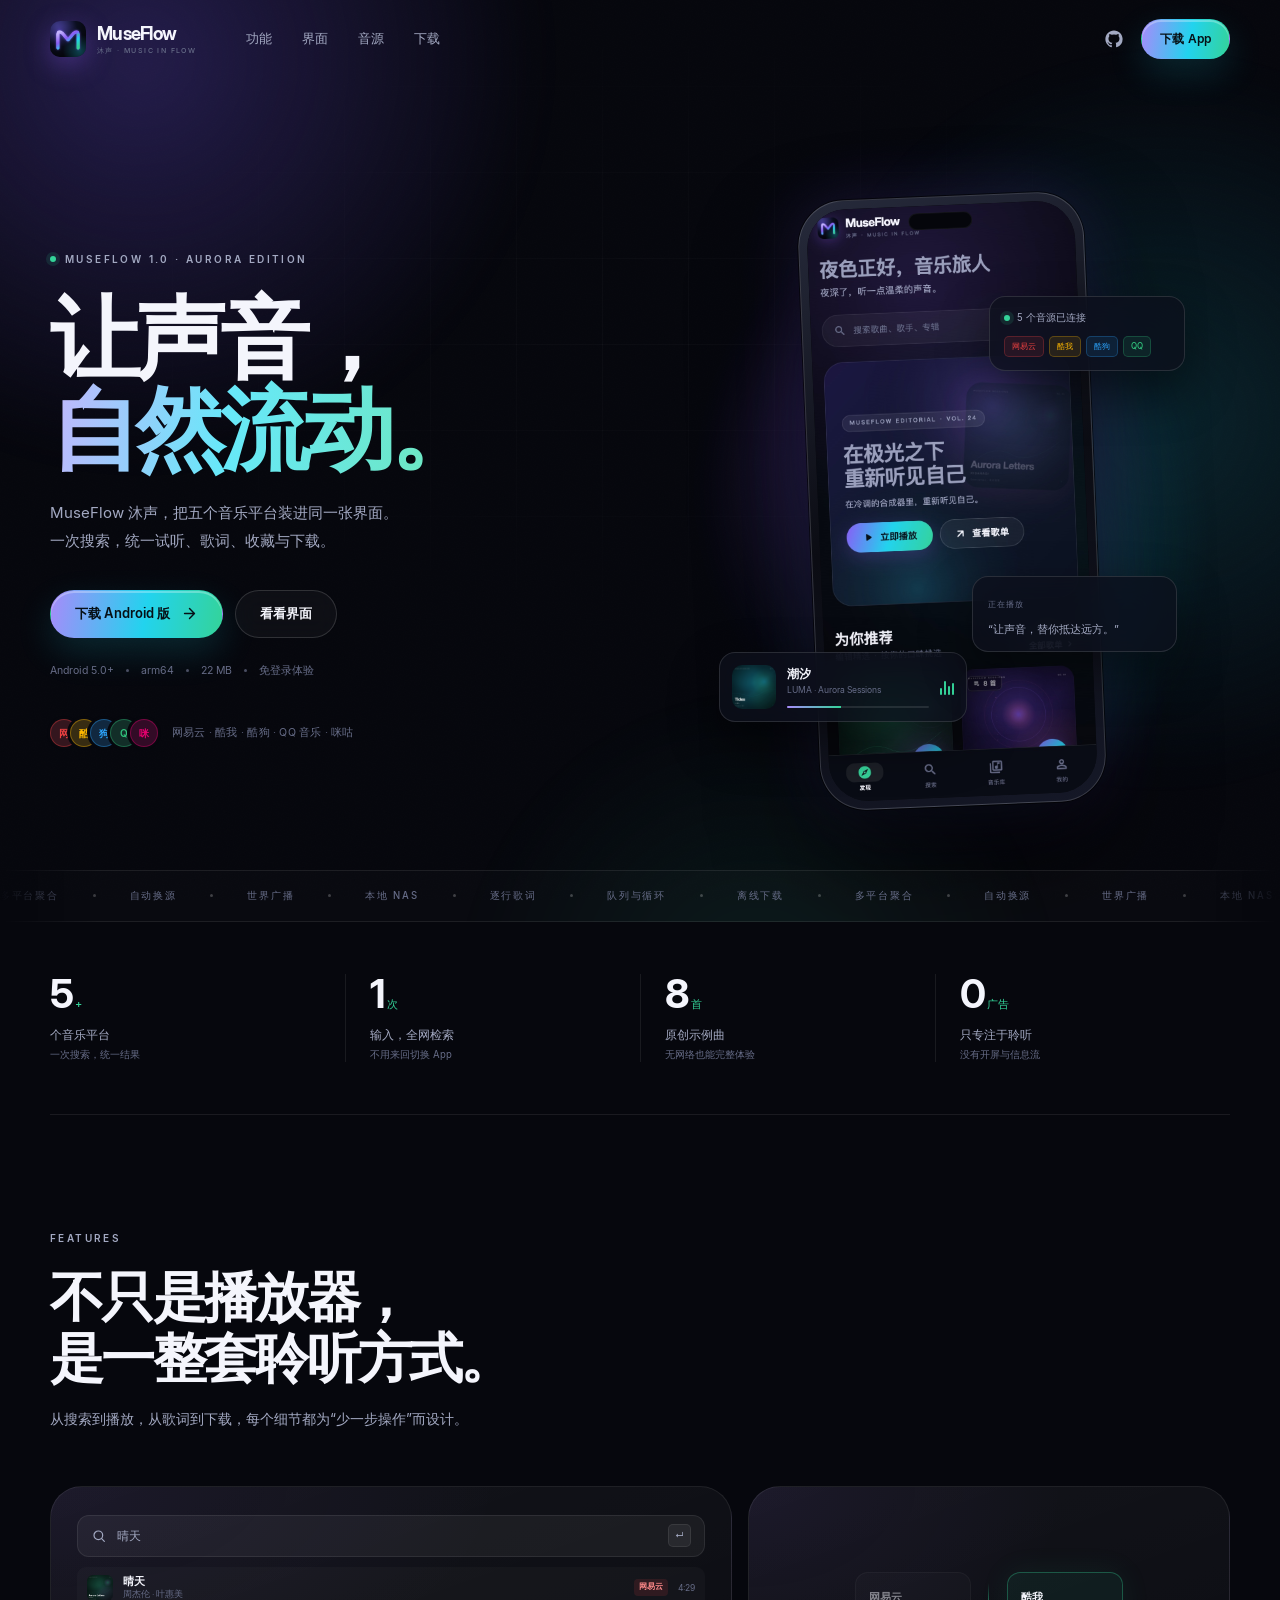
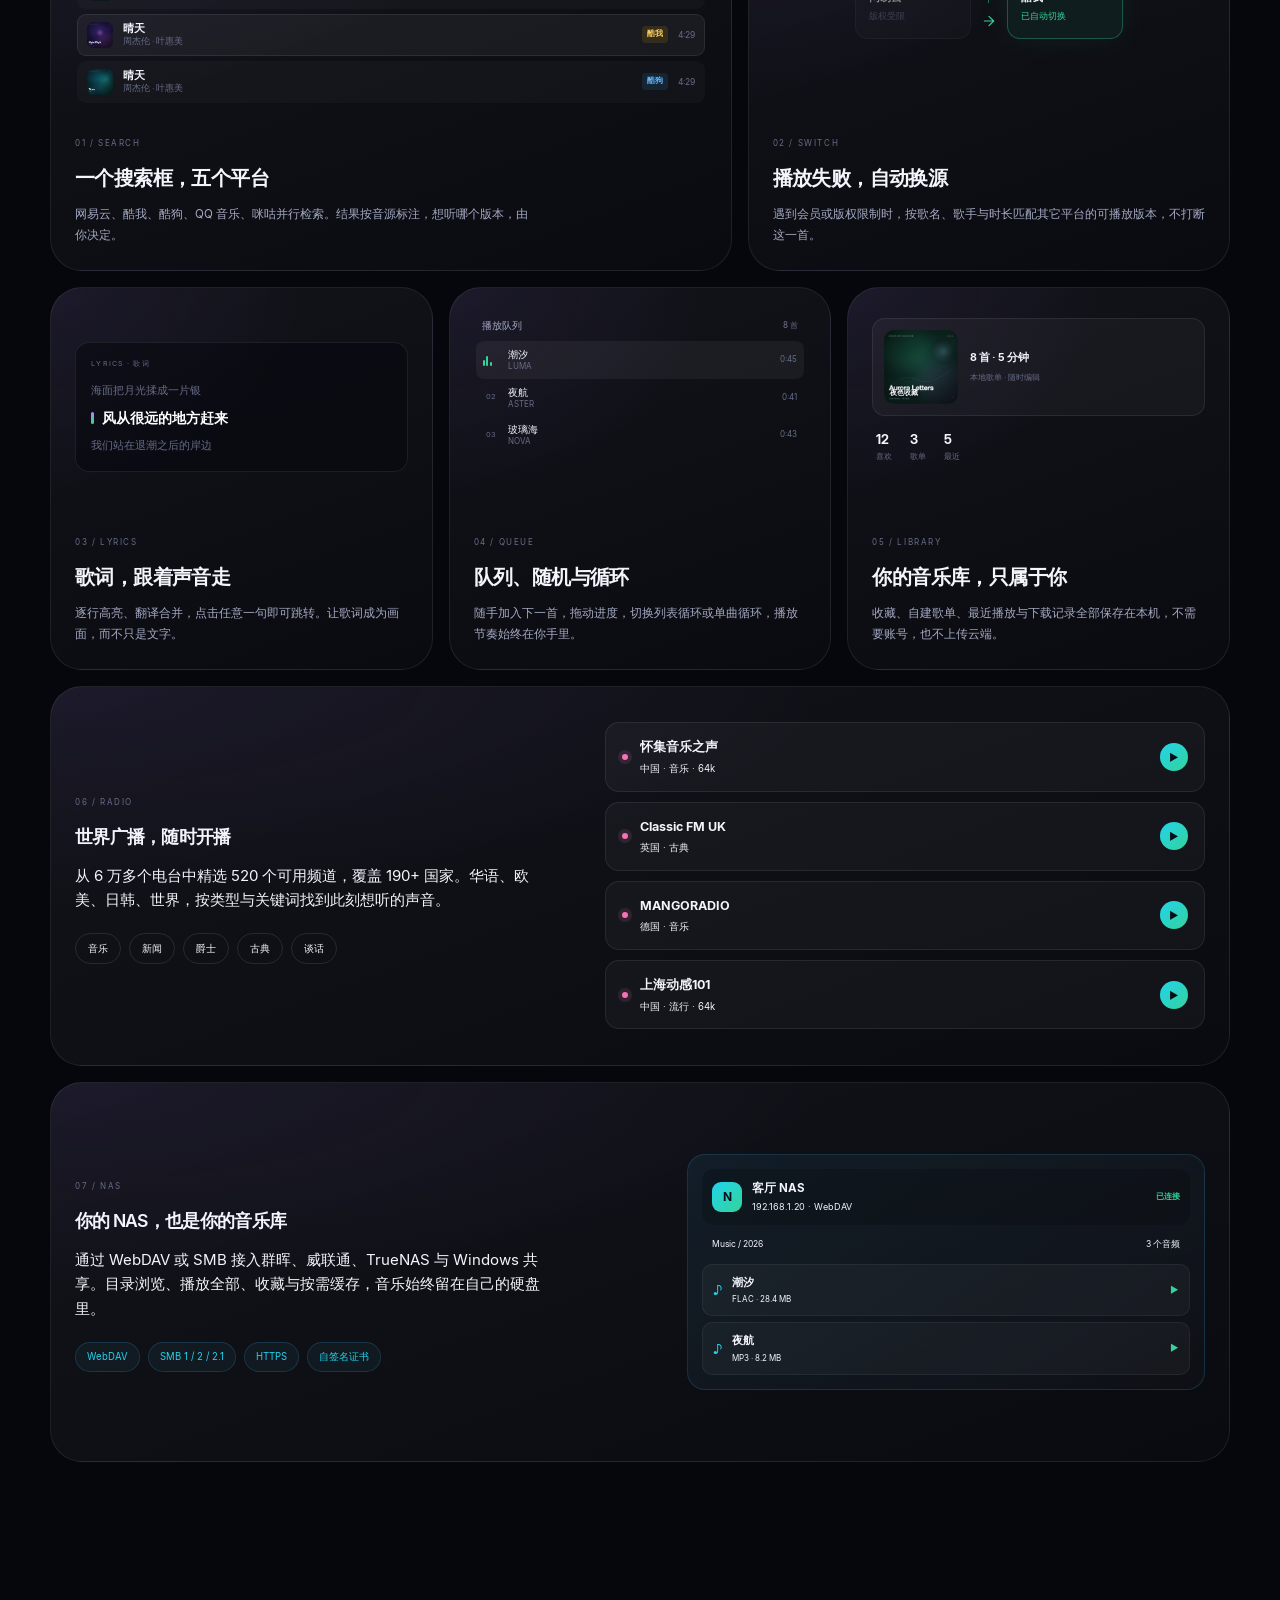
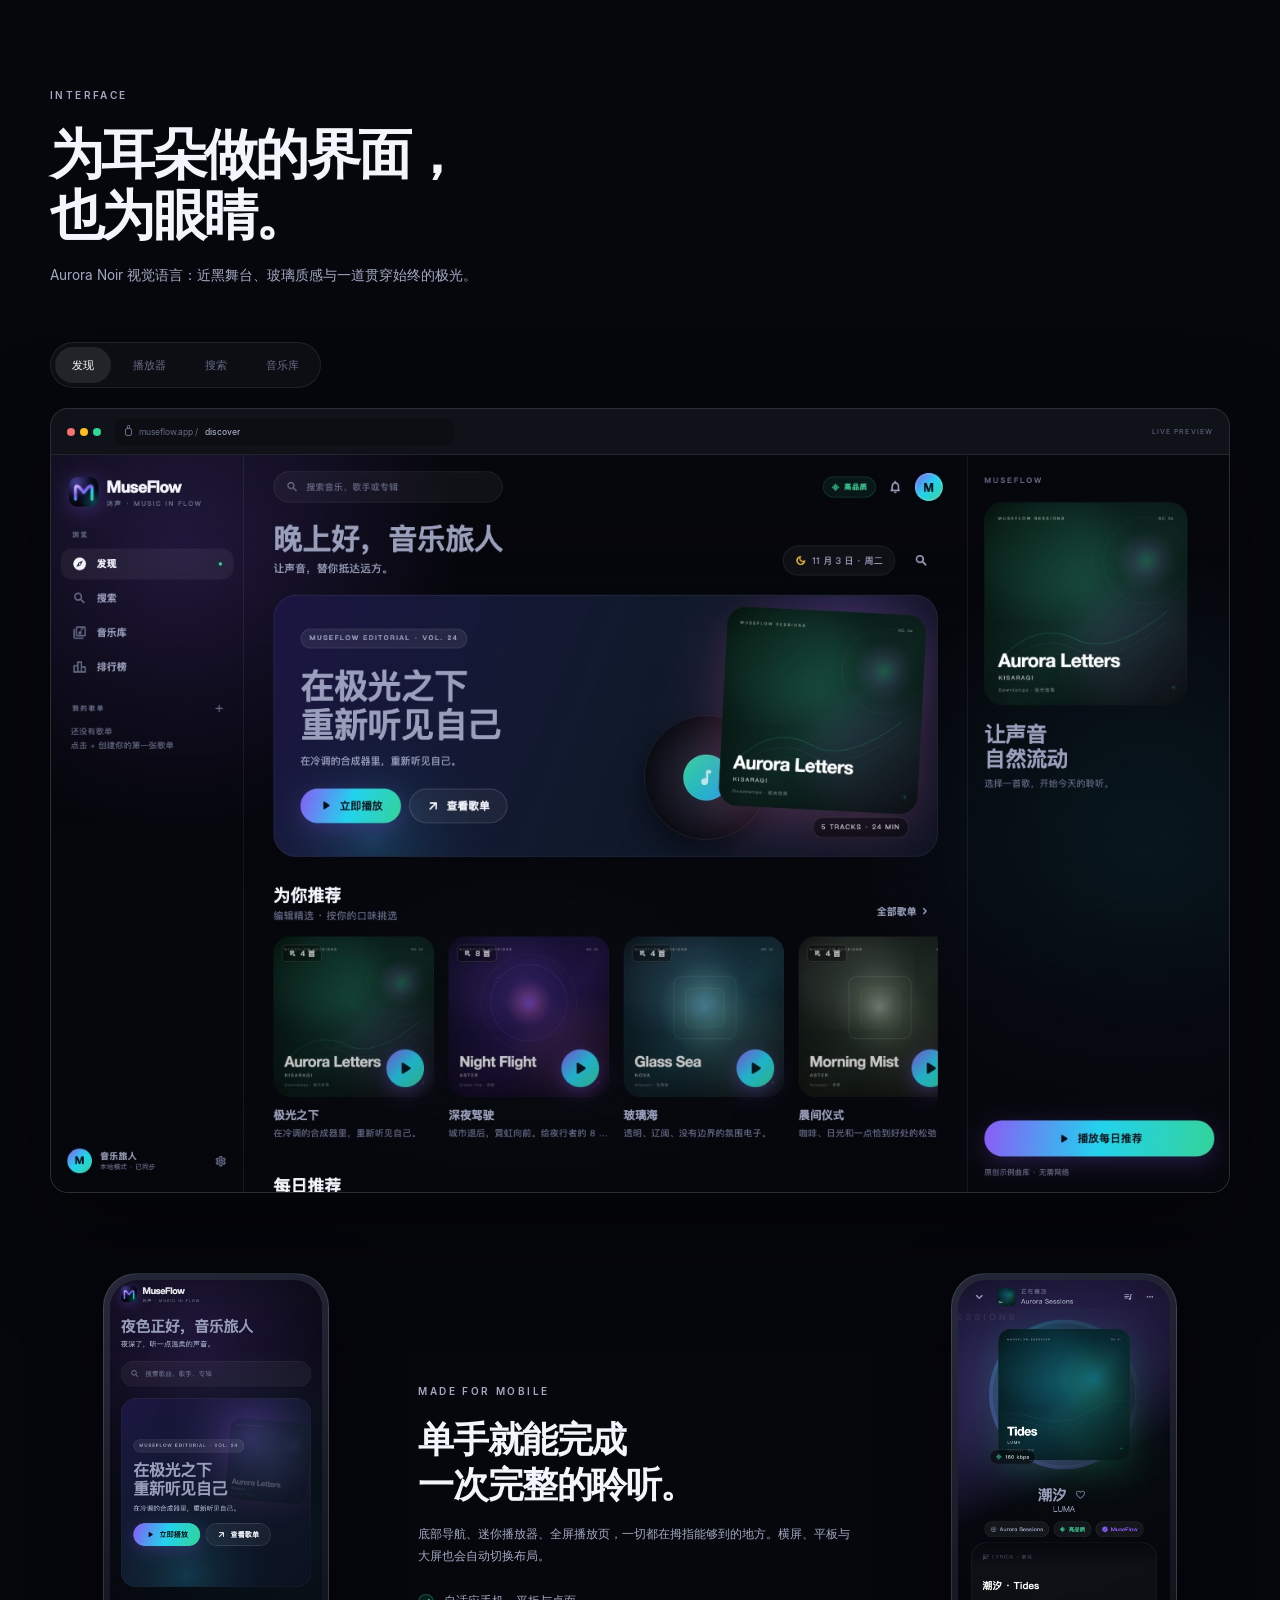
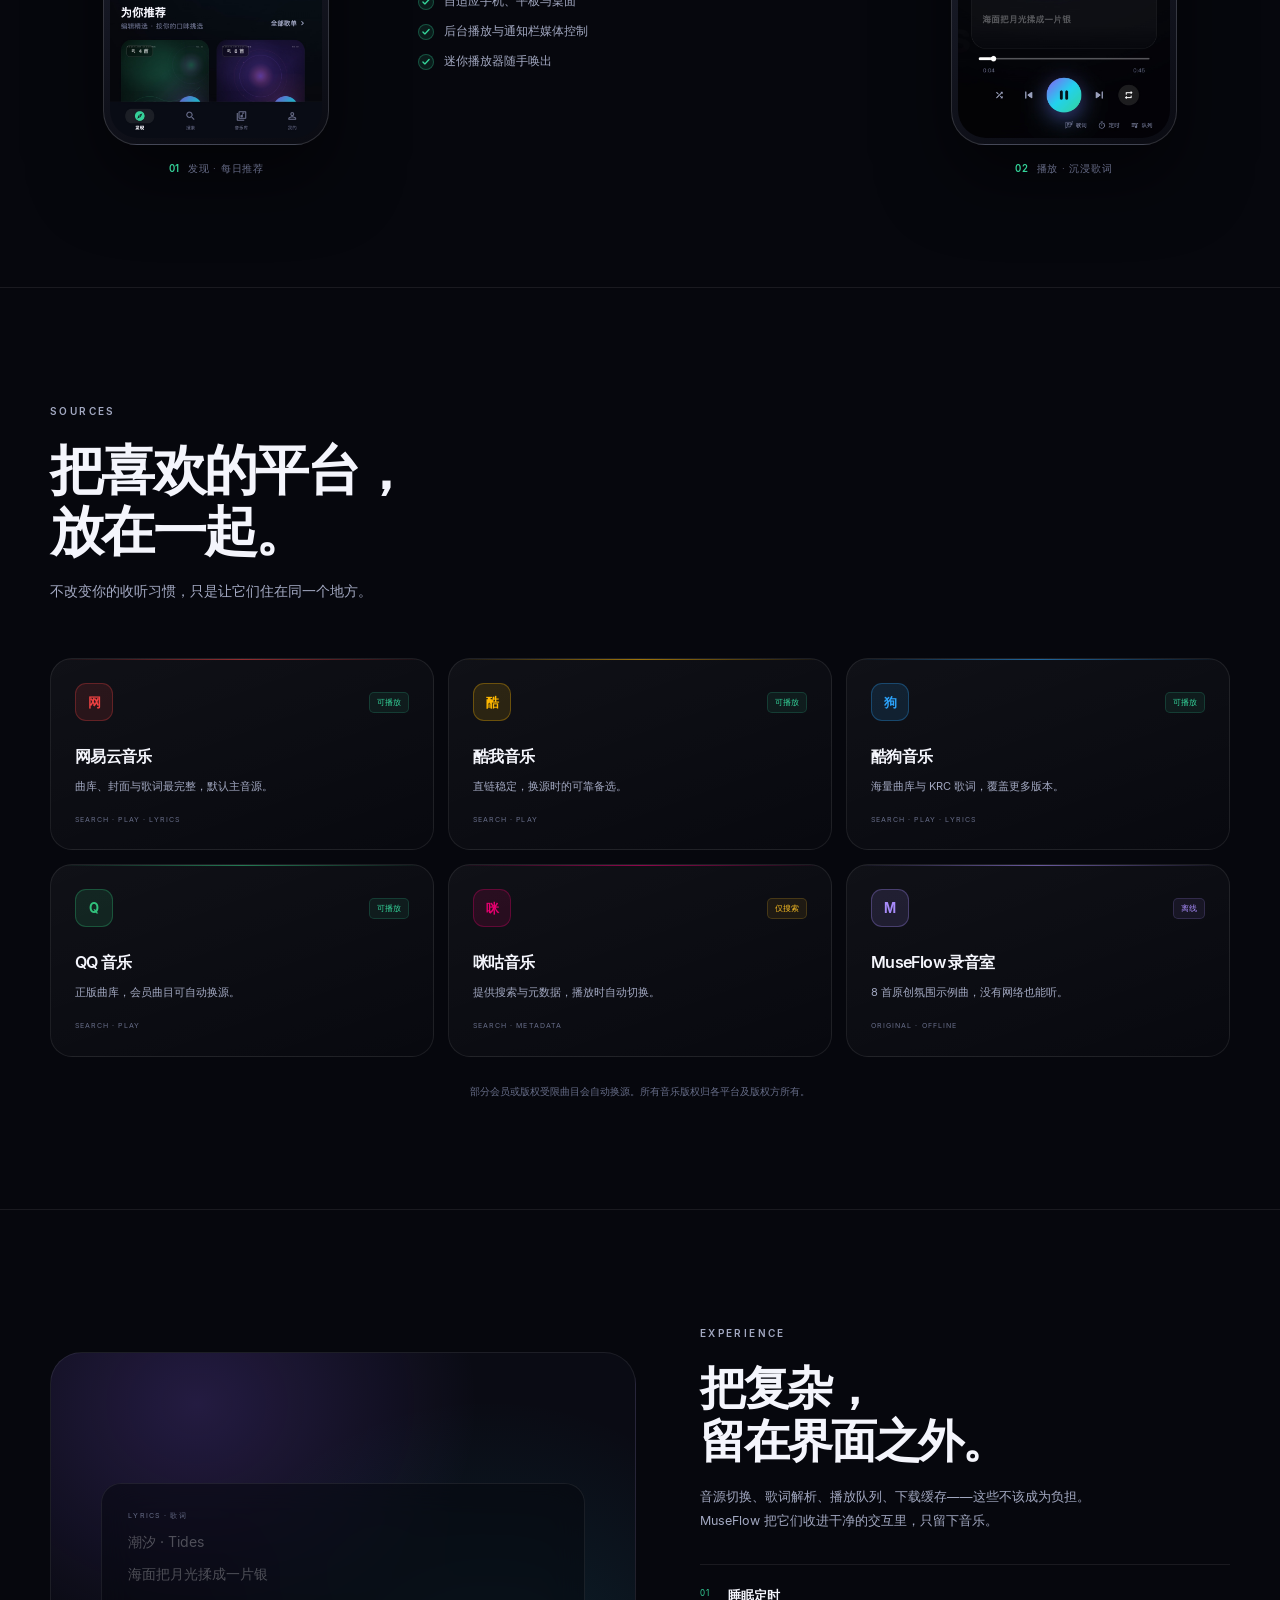
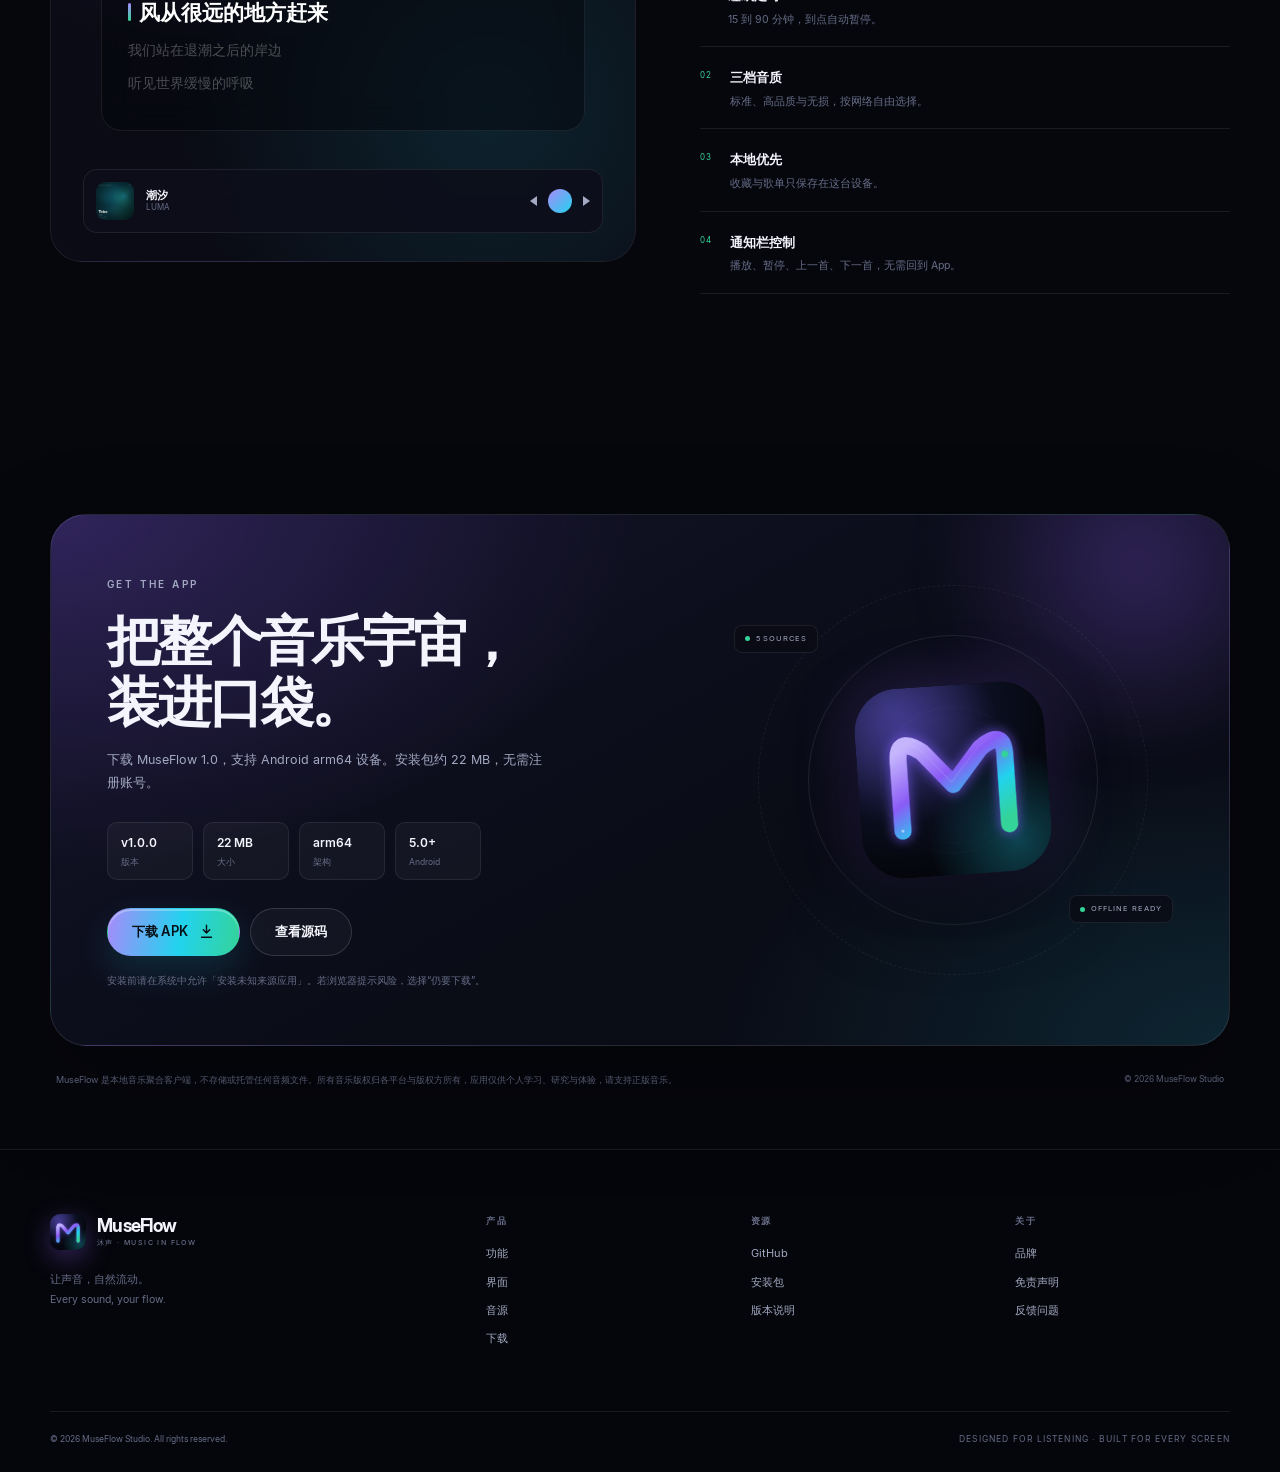
<file: index.html>
<!DOCTYPE html>
<html lang="zh-CN">
<head>
  <meta charset="UTF-8">
  <meta name="viewport" content="width=device-width, initial-scale=1, viewport-fit=cover">
  <title>MuseFlow 沐声 · 让声音自然流动</title>
  <meta name="description" content="MuseFlow 沐声，一款把五个音乐平台、520 个世界电台和你的 NAS 装进同一张界面的播放器。聚合搜索、自动换源、逐行歌词、队列、收藏与离线下载，一次到位。">
  <meta name="theme-color" content="#06070D">
  <meta name="color-scheme" content="dark">
  <meta property="og:type" content="website">
  <meta property="og:title" content="MuseFlow 沐声 · 让声音自然流动">
  <meta property="og:description" content="五个音乐平台，一个播放界面。多平台聚合搜索、自动换源、逐行歌词与离线下载。">
  <meta property="og:image" content="assets/shots/home-desktop.jpg">
  <link rel="icon" type="image/png" href="assets/favicon.png">
  <link rel="apple-touch-icon" href="assets/app-icon-256.png">
  <script>document.documentElement.classList.add("js");</script>
  <noscript><style>.js .reveal{opacity:1!important;transform:none!important}</style></noscript>
  <link rel="stylesheet" href="styles.css">
</head>
<body>
  <a class="skip-link" href="#main">跳到主要内容</a>
  <div class="noise" aria-hidden="true"></div>

  <header class="site-header" id="top" data-header>
    <div class="container nav-inner">
      <a class="brand" href="#top" aria-label="MuseFlow 首页">
        <span class="brand-mark"><img src="assets/app-icon-256.png" alt="" width="256" height="256"></span>
        <span class="brand-type">
          <strong>MuseFlow</strong>
          <small>沐声 · MUSIC IN FLOW</small>
        </span>
      </a>

      <nav class="nav-links" aria-label="主导航">
        <a href="#features">功能</a>
        <a href="#screens">界面</a>
        <a href="#sources">音源</a>
        <a href="#download">下载</a>
      </nav>

      <div class="nav-actions">
        <a class="icon-link" href="https://github.com/richardliuxc/MuseFlow" target="_blank" rel="noopener" aria-label="在 GitHub 查看 MuseFlow">
          <svg viewBox="0 0 24 24" aria-hidden="true"><path d="M12 .5C5.65.5.5 5.65.5 12c0 5.08 3.29 9.39 7.86 10.91.58.11.79-.25.79-.55 0-.27-.01-1.17-.02-2.12-3.2.7-3.88-1.36-3.88-1.36-.52-1.33-1.28-1.68-1.28-1.68-1.04-.71.08-.7.08-.7 1.15.08 1.76 1.18 1.76 1.18 1.03 1.75 2.69 1.25 3.35.95.1-.74.4-1.25.72-1.54-2.55-.29-5.23-1.28-5.23-5.68 0-1.26.45-2.28 1.18-3.09-.12-.29-.51-1.46.11-3.05 0 0 .96-.31 3.15 1.18a10.9 10.9 0 0 1 5.74 0c2.18-1.49 3.14-1.18 3.14-1.18.63 1.59.24 2.76.12 3.05.74.81 1.18 1.83 1.18 3.09 0 4.41-2.69 5.39-5.25 5.67.41.35.77 1.05.77 2.12 0 1.53-.01 2.76-.01 3.14 0 .3.2.66.8.55A11.5 11.5 0 0 0 23.5 12C23.5 5.65 18.35.5 12 .5Z"/></svg>
        </a>
        <a class="btn btn-primary btn-sm" href="#download">下载 App</a>
        <button class="menu-btn" type="button" aria-label="打开菜单" aria-expanded="false" aria-controls="mobileNav">
          <span></span><span></span>
        </button>
      </div>
    </div>

    <div class="mobile-nav" id="mobileNav" aria-hidden="true">
      <nav aria-label="移动端导航">
        <a href="#features">功能 <span>01</span></a>
        <a href="#screens">界面 <span>02</span></a>
        <a href="#sources">音源 <span>03</span></a>
        <a href="#download">下载 <span>04</span></a>
      </nav>
      <div class="mobile-nav-foot">
        <a href="https://github.com/richardliuxc/MuseFlow" target="_blank" rel="noopener">GitHub ↗</a>
        <a href="downloads/MuseFlow-1.0.0-arm64.apk?v=20261105" download>下载 APK</a>
      </div>
    </div>
  </header>

  <main id="main">
    <section class="hero" aria-labelledby="hero-title">
      <div class="hero-aura" aria-hidden="true">
        <span class="aura aura-violet" data-parallax="0.02"></span>
        <span class="aura aura-cyan" data-parallax="-0.015"></span>
        <span class="aura aura-mint" data-parallax="0.01"></span>
      </div>
      <div class="hero-grid-lines" aria-hidden="true"></div>

      <div class="container hero-layout">
        <div class="hero-copy">
          <span class="eyebrow reveal"><i class="status-dot"></i> MuseFlow 1.0 · Aurora Edition</span>
          <h1 id="hero-title" class="reveal" data-delay="60">让声音，<br><span class="gradient-text">自然流动。</span></h1>
          <p class="hero-lede reveal" data-delay="120">
            MuseFlow 沐声，把五个音乐平台装进同一张界面。<br class="desktop-only">
            一次搜索，统一试听、歌词、收藏与下载。
          </p>

          <div class="hero-cta reveal" data-delay="180">
            <a class="btn btn-primary" href="#download">
              下载 Android 版
              <svg viewBox="0 0 24 24" aria-hidden="true"><path d="M5 12h13M12 5l7 7-7 7" fill="none" stroke="currentColor" stroke-width="2" stroke-linecap="round" stroke-linejoin="round"/></svg>
            </a>
            <a class="btn btn-ghost" href="#screens">看看界面</a>
          </div>

          <div class="hero-meta reveal" data-delay="240">
            <span>Android 5.0+</span><i></i><span>arm64</span><i></i><span>22 MB</span><i></i><span>免登录体验</span>
          </div>

          <div class="hero-platforms reveal" data-delay="300">
            <div class="platform-dots" aria-hidden="true">
              <span style="--c:#EC4141">网</span>
              <span style="--c:#FFB800">酷</span>
              <span style="--c:#2CA2F9">狗</span>
              <span style="--c:#31C27C">Q</span>
              <span style="--c:#E6006F">咪</span>
            </div>
            <p>网易云 · 酷我 · 酷狗 · QQ 音乐 · 咪咕</p>
          </div>
        </div>

        <div class="hero-visual reveal" data-delay="160" aria-label="MuseFlow 手机端预览">
          <div class="phone-stage">
            <div class="phone-halo" aria-hidden="true"></div>
            <div class="phone-shell">
              <div class="phone-speaker" aria-hidden="true"></div>
              <div class="phone-screen">
                <img src="assets/shots/home-mobile.jpg" alt="MuseFlow 手机端首页，极光渐变与每日推荐" width="780" height="1688" fetchpriority="high">
              </div>
            </div>

            <div class="float-card float-now" aria-hidden="true">
              <img class="float-cover" src="assets/shots/cover-01.jpg" alt="" width="96" height="96">
              <div class="float-info">
                <strong>潮汐</strong>
                <span>LUMA · Aurora Sessions</span>
                <div class="float-progress"><i></i></div>
              </div>
              <div class="eq" aria-hidden="true"><span></span><span></span><span></span><span></span></div>
            </div>

            <div class="float-card float-sources" aria-hidden="true">
              <div class="float-sources-head"><span class="pulse"></span> 5 个音源已连接</div>
              <div class="mini-platforms">
                <b style="--c:#EC4141">网易云</b><b style="--c:#FFB800">酷我</b><b style="--c:#2CA2F9">酷狗</b><b style="--c:#31C27C">QQ</b>
              </div>
            </div>

            <div class="float-card float-lyric" aria-hidden="true">
              <span class="tiny-label">正在播放</span>
              <p>“让声音，替你抵达远方。”</p>
            </div>
          </div>
        </div>
      </div>

      <div class="ticker" aria-hidden="true">
        <div class="ticker-track">
          <span>多平台聚合</span><i></i><span>自动换源</span><i></i><span>世界广播</span><i></i><span>本地 NAS</span><i></i><span>逐行歌词</span><i></i><span>队列与循环</span><i></i><span>离线下载</span><i></i>
          <span>多平台聚合</span><i></i><span>自动换源</span><i></i><span>世界广播</span><i></i><span>本地 NAS</span><i></i><span>逐行歌词</span><i></i><span>队列与循环</span><i></i><span>离线下载</span><i></i>
        </div>
      </div>
    </section>

    <section class="stats container" aria-label="MuseFlow 数据">
      <div class="stat reveal"><strong>5<em>+</em></strong><span>个音乐平台</span><small>一次搜索，统一结果</small></div>
      <div class="stat reveal" data-delay="80"><strong>1<em>次</em></strong><span>输入，全网检索</span><small>不用来回切换 App</small></div>
      <div class="stat reveal" data-delay="160"><strong>8<em>首</em></strong><span>原创示例曲</span><small>无网络也能完整体验</small></div>
      <div class="stat reveal" data-delay="240"><strong>0<em>广告</em></strong><span>只专注于聆听</span><small>没有开屏与信息流</small></div>
    </section>

    <section class="section" id="features">
      <div class="container">
        <header class="section-head reveal">
          <span class="eyebrow">FEATURES</span>
          <h2>不只是播放器，<br>是一整套聆听方式。</h2>
          <p>从搜索到播放，从歌词到下载，每个细节都为“少一步操作”而设计。</p>
        </header>

        <div class="bento">
          <article class="bento-card span-7 reveal">
            <div class="feature-visual search-visual" aria-hidden="true">
              <div class="fake-search">
                <svg viewBox="0 0 24 24"><circle cx="11" cy="11" r="6.5" fill="none" stroke="currentColor" stroke-width="1.8"/><path d="m16 16 4 4" fill="none" stroke="currentColor" stroke-width="1.8" stroke-linecap="round"/></svg>
                <span>晴天</span>
                <kbd>↵</kbd>
              </div>
              <div class="search-results">
                <div class="search-row"><img src="assets/shots/cover-04.jpg" alt="" loading="lazy"><div><strong>晴天</strong><span>周杰伦 · 叶惠美</span></div><b class="tag tag-red">网易云</b><time>4:29</time></div>
                <div class="search-row"><img src="assets/shots/cover-02.jpg" alt="" loading="lazy"><div><strong>晴天</strong><span>周杰伦 · 叶惠美</span></div><b class="tag tag-amber">酷我</b><time>4:29</time></div>
                <div class="search-row"><img src="assets/shots/cover-01.jpg" alt="" loading="lazy"><div><strong>晴天</strong><span>周杰伦 · 叶惠美</span></div><b class="tag tag-blue">酷狗</b><time>4:29</time></div>
              </div>
            </div>
            <div class="bento-copy">
              <span class="card-index">01 / SEARCH</span>
              <h3>一个搜索框，五个平台</h3>
              <p>网易云、酷我、酷狗、QQ 音乐、咪咕并行检索。结果按音源标注，想听哪个版本，由你决定。</p>
            </div>
          </article>

          <article class="bento-card span-5 reveal" data-delay="80">
            <div class="feature-visual switch-visual" aria-hidden="true">
              <div class="switch-node is-off"><span>网易云</span><small>版权受限</small></div>
              <div class="switch-arrow"><i></i><svg viewBox="0 0 24 24"><path d="M5 12h13M12 5l7 7-7 7" fill="none" stroke="currentColor" stroke-width="1.7" stroke-linecap="round" stroke-linejoin="round"/></svg></div>
              <div class="switch-node is-on"><span>酷我</span><small>已自动切换</small></div>
            </div>
            <div class="bento-copy">
              <span class="card-index">02 / SWITCH</span>
              <h3>播放失败，自动换源</h3>
              <p>遇到会员或版权限制时，按歌名、歌手与时长匹配其它平台的可播放版本，不打断这一首。</p>
            </div>
          </article>

          <article class="bento-card span-4 reveal">
            <div class="feature-visual lyric-visual" aria-hidden="true">
              <div class="lyric-card">
                <span class="lyric-label">LYRICS · 歌词</span>
                <p class="lyric-dim">海面把月光揉成一片银</p>
                <p class="lyric-active">风从很远的地方赶来</p>
                <p class="lyric-dim">我们站在退潮之后的岸边</p>
              </div>
            </div>
            <div class="bento-copy">
              <span class="card-index">03 / LYRICS</span>
              <h3>歌词，跟着声音走</h3>
              <p>逐行高亮、翻译合并，点击任意一句即可跳转。让歌词成为画面，而不只是文字。</p>
            </div>
          </article>

          <article class="bento-card span-4 reveal" data-delay="80">
            <div class="feature-visual queue-visual" aria-hidden="true">
              <div class="queue-head"><span>播放队列</span><b>8 首</b></div>
              <div class="queue-row is-current"><span class="q-eq"><i></i><i></i><i></i></span><div><strong>潮汐</strong><small>LUMA</small></div><time>0:45</time></div>
              <div class="queue-row"><span>02</span><div><strong>夜航</strong><small>ASTER</small></div><time>0:41</time></div>
              <div class="queue-row"><span>03</span><div><strong>玻璃海</strong><small>NOVA</small></div><time>0:43</time></div>
            </div>
            <div class="bento-copy">
              <span class="card-index">04 / QUEUE</span>
              <h3>队列、随机与循环</h3>
              <p>随手加入下一首，拖动进度，切换列表循环或单曲循环，播放节奏始终在你手里。</p>
            </div>
          </article>

          <article class="bento-card span-4 reveal" data-delay="160">
            <div class="feature-visual library-visual" aria-hidden="true">
              <div class="library-card">
                <div class="library-cover"><img src="assets/shots/cover-04.jpg" alt="" loading="lazy"><span>夜色收藏</span></div>
                <div class="library-meta"><strong>8 首 · 5 分钟</strong><small>本地歌单 · 随时编辑</small></div>
              </div>
              <div class="mini-stats"><span><b>12</b>喜欢</span><span><b>3</b>歌单</span><span><b>5</b>最近</span></div>
            </div>
            <div class="bento-copy">
              <span class="card-index">05 / LIBRARY</span>
              <h3>你的音乐库，只属于你</h3>
              <p>收藏、自建歌单、最近播放与下载记录全部保存在本机，不需要账号，也不上传云端。</p>
            </div>
          </article>

          <article class="bento-card span-12 radio-bento reveal" data-delay="220">
            <div class="radio-bento-copy">
              <span class="card-index">06 / RADIO</span>
              <h3>世界广播，随时开播</h3>
              <p>从 6 万多个电台中精选 520 个可用频道，覆盖 190+ 国家。华语、欧美、日韩、世界，按类型与关键词找到此刻想听的声音。</p>
              <div class="radio-genres">
                <span>音乐</span><span>新闻</span><span>爵士</span><span>古典</span><span>谈话</span>
              </div>
            </div>
            <div class="radio-strip" aria-hidden="true">
              <div class="radio-station"><span class="radio-live"></span><div><strong>怀集音乐之声</strong><small>中国 · 音乐 · 64k</small></div><b>▶</b></div>
              <div class="radio-station"><span class="radio-live"></span><div><strong>Classic FM UK</strong><small>英国 · 古典</small></div><b>▶</b></div>
              <div class="radio-station"><span class="radio-live"></span><div><strong>MANGORADIO</strong><small>德国 · 音乐</small></div><b>▶</b></div>
              <div class="radio-station"><span class="radio-live"></span><div><strong>上海动感101</strong><small>中国 · 流行 · 64k</small></div><b>▶</b></div>
            </div>
          </article>

          <article class="bento-card span-12 nas-bento reveal" data-delay="260">
            <div class="nas-bento-copy">
              <span class="card-index">07 / NAS</span>
              <h3>你的 NAS，也是你的音乐库</h3>
              <p>通过 WebDAV 或 SMB 接入群晖、威联通、TrueNAS 与 Windows 共享。目录浏览、播放全部、收藏与按需缓存，音乐始终留在自己的硬盘里。</p>
              <div class="nas-protocols"><span>WebDAV</span><span>SMB 1 / 2 / 2.1</span><span>HTTPS</span><span>自签名证书</span></div>
            </div>
            <div class="nas-visual" aria-hidden="true">
              <div class="nas-server"><span class="nas-icon">N</span><div><strong>客厅 NAS</strong><small>192.168.1.20 · WebDAV</small></div><b>已连接</b></div>
              <div class="nas-browser-line"><span>Music / 2026</span><span>3 个音频</span></div>
              <div class="nas-track"><span>♪</span><div><strong>潮汐</strong><small>FLAC · 28.4 MB</small></div><b>▶</b></div>
              <div class="nas-track"><span>♪</span><div><strong>夜航</strong><small>MP3 · 8.2 MB</small></div><b>▶</b></div>
            </div>
          </article>
        </div>
      </div>
    </section>

    <section class="section screens-section" id="screens">
      <div class="container">
        <header class="section-head reveal">
          <span class="eyebrow">INTERFACE</span>
          <h2>为耳朵做的界面，<br>也为眼睛。</h2>
          <p>Aurora Noir 视觉语言：近黑舞台、玻璃质感与一道贯穿始终的极光。</p>
        </header>

        <div class="shot-switcher reveal" data-delay="80">
          <div class="shot-tabs" role="tablist" aria-label="界面预览">
            <button class="shot-tab is-active" type="button" role="tab" aria-selected="true" data-shot="home">发现</button>
            <button class="shot-tab" type="button" role="tab" aria-selected="false" data-shot="player">播放器</button>
            <button class="shot-tab" type="button" role="tab" aria-selected="false" data-shot="search">搜索</button>
            <button class="shot-tab" type="button" role="tab" aria-selected="false" data-shot="library">音乐库</button>
          </div>

          <div class="browser-frame">
            <div class="browser-bar">
              <span class="browser-dots" aria-hidden="true"><i></i><i></i><i></i></span>
              <div class="browser-url"><span class="lock"></span> museflow.app / <b id="shotPath">discover</b></div>
              <span class="browser-badge">LIVE PREVIEW</span>
            </div>
            <div class="browser-screen">
              <img id="desktopShot" src="assets/shots/home-desktop.jpg" alt="MuseFlow 桌面端发现页" width="1440" height="900">
            </div>
          </div>
        </div>

        <div class="mobile-showcase">
          <figure class="phone-figure reveal">
            <div class="mini-phone"><img src="assets/shots/home-mobile.jpg" alt="手机端发现页" loading="lazy" width="780" height="1688"></div>
            <figcaption><span>01</span>发现 · 每日推荐</figcaption>
          </figure>
          <div class="mobile-copy reveal" data-delay="80">
            <span class="eyebrow">MADE FOR MOBILE</span>
            <h3>单手就能完成<br>一次完整的聆听。</h3>
            <p>底部导航、迷你播放器、全屏播放页，一切都在拇指能够到的地方。横屏、平板与大屏也会自动切换布局。</p>
            <ul class="check-list">
              <li>自适应手机、平板与桌面</li>
              <li>后台播放与通知栏媒体控制</li>
              <li>迷你播放器随手唤出</li>
            </ul>
          </div>
          <figure class="phone-figure reveal" data-delay="160">
            <div class="mini-phone"><img src="assets/shots/player-mobile.jpg" alt="手机端播放器" loading="lazy" width="780" height="1688"></div>
            <figcaption><span>02</span>播放 · 沉浸歌词</figcaption>
          </figure>
        </div>
      </div>
    </section>

    <section class="section sources-section" id="sources">
      <div class="container">
        <header class="section-head reveal">
          <span class="eyebrow">SOURCES</span>
          <h2>把喜欢的平台，<br>放在一起。</h2>
          <p>不改变你的收听习惯，只是让它们住在同一个地方。</p>
        </header>

        <div class="source-grid">
          <article class="source-card reveal" style="--source:#EC4141">
            <div class="source-top"><span class="source-logo">网</span><span class="source-state">可播放</span></div>
            <h3>网易云音乐</h3>
            <p>曲库、封面与歌词最完整，默认主音源。</p>
            <span class="source-foot">SEARCH · PLAY · LYRICS</span>
          </article>
          <article class="source-card reveal" data-delay="60" style="--source:#FFB800">
            <div class="source-top"><span class="source-logo">酷</span><span class="source-state">可播放</span></div>
            <h3>酷我音乐</h3>
            <p>直链稳定，换源时的可靠备选。</p>
            <span class="source-foot">SEARCH · PLAY</span>
          </article>
          <article class="source-card reveal" data-delay="120" style="--source:#2CA2F9">
            <div class="source-top"><span class="source-logo">狗</span><span class="source-state">可播放</span></div>
            <h3>酷狗音乐</h3>
            <p>海量曲库与 KRC 歌词，覆盖更多版本。</p>
            <span class="source-foot">SEARCH · PLAY · LYRICS</span>
          </article>
          <article class="source-card reveal" data-delay="180" style="--source:#31C27C">
            <div class="source-top"><span class="source-logo">Q</span><span class="source-state">可播放</span></div>
            <h3>QQ 音乐</h3>
            <p>正版曲库，会员曲目可自动换源。</p>
            <span class="source-foot">SEARCH · PLAY</span>
          </article>
          <article class="source-card reveal" data-delay="240" style="--source:#E6006F">
            <div class="source-top"><span class="source-logo">咪</span><span class="source-state is-soft">仅搜索</span></div>
            <h3>咪咕音乐</h3>
            <p>提供搜索与元数据，播放时自动切换。</p>
            <span class="source-foot">SEARCH · METADATA</span>
          </article>
          <article class="source-card source-demo reveal" data-delay="300">
            <div class="source-top"><span class="source-logo">M</span><span class="source-state is-mint">离线</span></div>
            <h3>MuseFlow 录音室</h3>
            <p>8 首原创氛围示例曲，没有网络也能听。</p>
            <span class="source-foot">ORIGINAL · OFFLINE</span>
          </article>
        </div>

        <p class="sources-note reveal">部分会员或版权受限曲目会自动换源。所有音乐版权归各平台及版权方所有。</p>
      </div>
    </section>

    <section class="section experience-section">
      <div class="container experience-grid">
        <div class="lyric-stage reveal" aria-hidden="true">
          <div class="lyric-stage-bg"></div>
          <div class="lyric-panel">
            <span class="lyric-label">LYRICS · 歌词</span>
            <p class="lyric-dim">潮汐 · Tides</p>
            <p class="lyric-dim">海面把月光揉成一片银</p>
            <p class="lyric-active">风从很远的地方赶来</p>
            <p class="lyric-dim">我们站在退潮之后的岸边</p>
            <p class="lyric-dim">听见世界缓慢的呼吸</p>
          </div>
          <div class="lyric-player-mini">
            <img src="assets/shots/cover-01.jpg" alt="" loading="lazy">
            <div><strong>潮汐</strong><span>LUMA</span></div>
            <div class="mini-controls"><span></span><b></b><span></span></div>
          </div>
        </div>

        <div class="experience-copy reveal" data-delay="100">
          <span class="eyebrow">EXPERIENCE</span>
          <h2>把复杂，<br>留在界面之外。</h2>
          <p>音源切换、歌词解析、播放队列、下载缓存——这些不该成为负担。MuseFlow 把它们收进干净的交互里，只留下音乐。</p>
          <div class="experience-list">
            <div><span>01</span><div><strong>睡眠定时</strong><p>15 到 90 分钟，到点自动暂停。</p></div></div>
            <div><span>02</span><div><strong>三档音质</strong><p>标准、高品质与无损，按网络自由选择。</p></div></div>
            <div><span>03</span><div><strong>本地优先</strong><p>收藏与歌单只保存在这台设备。</p></div></div>
            <div><span>04</span><div><strong>通知栏控制</strong><p>播放、暂停、上一首、下一首，无需回到 App。</p></div></div>
          </div>
        </div>
      </div>
    </section>

    <section class="download-section" id="download">
      <div class="container">
        <div class="download-card reveal">
          <div class="download-glow" aria-hidden="true"></div>
          <div class="download-copy">
            <span class="eyebrow">GET THE APP</span>
            <h2>把整个音乐宇宙，<br>装进口袋。</h2>
            <p>下载 MuseFlow 1.0，支持 Android arm64 设备。安装包约 22 MB，无需注册账号。</p>

            <div class="download-meta">
              <span><b>v1.0.0</b>版本</span>
              <span><b>22 MB</b>大小</span>
              <span><b>arm64</b>架构</span>
              <span><b>5.0+</b>Android</span>
            </div>

            <div class="download-actions">
              <a class="btn btn-primary" href="downloads/MuseFlow-1.0.0-arm64.apk?v=20261105" download>
                下载 APK
                <svg viewBox="0 0 24 24" aria-hidden="true"><path d="M12 3v11m0 0 4.5-4.5M12 14l-4.5-4.5M5 20h14" fill="none" stroke="currentColor" stroke-width="2" stroke-linecap="round" stroke-linejoin="round"/></svg>
              </a>
              <a class="btn btn-ghost" href="https://github.com/richardliuxc/MuseFlow" target="_blank" rel="noopener">查看源码</a>
            </div>
            <p class="download-hint">安装前请在系统中允许「安装未知来源应用」。若浏览器提示风险，选择“仍要下载”。</p>
          </div>

          <div class="download-art" aria-hidden="true">
            <div class="orbit orbit-a"></div>
            <div class="orbit orbit-b"></div>
            <div class="download-icon"><img src="assets/app-icon.png" alt="" width="1024" height="1024"></div>
            <div class="download-chip chip-a"><i></i> 5 SOURCES</div>
            <div class="download-chip chip-b"><i></i> OFFLINE READY</div>
          </div>
        </div>

        <div class="download-legal">
          <p>MuseFlow 是本地音乐聚合客户端，不存储或托管任何音频文件。所有音乐版权归各平台与版权方所有，应用仅供个人学习、研究与体验，请支持正版音乐。</p>
          <span>© 2026 MuseFlow Studio</span>
        </div>
      </div>
    </section>
  </main>

  <footer class="site-footer">
    <div class="container footer-grid">
      <div class="footer-brand">
        <a class="brand" href="#top" aria-label="MuseFlow 首页">
          <span class="brand-mark"><img src="assets/app-icon-256.png" alt="" width="256" height="256"></span>
          <span class="brand-type"><strong>MuseFlow</strong><small>沐声 · MUSIC IN FLOW</small></span>
        </a>
        <p>让声音，自然流动。<br>Every sound, your flow.</p>
      </div>

      <div class="footer-col">
        <h4>产品</h4>
        <a href="#features">功能</a>
        <a href="#screens">界面</a>
        <a href="#sources">音源</a>
        <a href="#download">下载</a>
      </div>

      <div class="footer-col">
        <h4>资源</h4>
        <a href="https://github.com/richardliuxc/MuseFlow" target="_blank" rel="noopener">GitHub</a>
        <a href="downloads/MuseFlow-1.0.0-arm64.apk?v=20261105" download>安装包</a>
        <a href="#download">版本说明</a>
      </div>

      <div class="footer-col">
        <h4>关于</h4>
        <a href="#top">品牌</a>
        <a href="#download">免责声明</a>
        <a href="https://github.com/richardliuxc/MuseFlow/issues" target="_blank" rel="noopener">反馈问题</a>
      </div>
    </div>

    <div class="container footer-bottom">
      <span>© <span id="year">2026</span> MuseFlow Studio. All rights reserved.</span>
      <span class="footer-tag">DESIGNED FOR LISTENING · BUILT FOR EVERY SCREEN</span>
    </div>
  </footer>

  <script src="main.js" defer></script>
</body>
</html>
</file>
<file: styles.css>
/* =========================================================
   MuseFlow — landing page
   Aurora Noir design system
   ========================================================= */

@font-face {
  font-family: "Inter";
  src: url("assets/fonts/Inter-Regular.ttf") format("truetype");
  font-weight: 400;
  font-style: normal;
  font-display: swap;
}
@font-face {
  font-family: "Inter";
  src: url("assets/fonts/Inter-Medium.ttf") format("truetype");
  font-weight: 500;
  font-style: normal;
  font-display: swap;
}
@font-face {
  font-family: "Inter";
  src: url("assets/fonts/Inter-SemiBold.ttf") format("truetype");
  font-weight: 600;
  font-style: normal;
  font-display: swap;
}
@font-face {
  font-family: "Inter";
  src: url("assets/fonts/Inter-Bold.ttf") format("truetype");
  font-weight: 700;
  font-style: normal;
  font-display: swap;
}
@font-face {
  font-family: "InterDisplay";
  src: url("assets/fonts/InterDisplay-Bold.ttf") format("truetype");
  font-weight: 700;
  font-style: normal;
  font-display: swap;
}

:root {
  --bg: #06070d;
  --bg-soft: #0a0c15;
  --surface: rgba(255, 255, 255, 0.04);
  --surface-strong: rgba(255, 255, 255, 0.065);
  --line: rgba(255, 255, 255, 0.08);
  --line-strong: rgba(255, 255, 255, 0.14);
  --text: #f4f5fc;
  --text-2: #a3a9c2;
  --text-3: #666c87;
  --violet: #8b5cf6;
  --violet-2: #a78bfa;
  --cyan: #22d3ee;
  --mint: #34d399;
  --pink: #f472b6;
  --amber: #fbbf24;
  --radius: 24px;
  --radius-lg: 32px;
  --container: 1180px;
  --font: "Inter", "PingFang SC", "Hiragino Sans GB", "Microsoft YaHei", sans-serif;
  --display: "InterDisplay", "Inter", "PingFang SC", "Microsoft YaHei", sans-serif;
  --ease: cubic-bezier(0.22, 0.68, 0.16, 1);
}

*,
*::before,
*::after { box-sizing: border-box; }

html {
  scroll-behavior: smooth;
  scroll-padding-top: 90px;
  -webkit-text-size-adjust: 100%;
}

body {
  margin: 0;
  background: var(--bg);
  color: var(--text);
  font-family: var(--font);
  font-size: 15px;
  line-height: 1.65;
  -webkit-font-smoothing: antialiased;
  overflow-x: hidden;
}

::selection { background: rgba(139, 92, 246, 0.4); color: #fff; }

img { max-width: 100%; display: block; }
a { color: inherit; text-decoration: none; }
button { font: inherit; color: inherit; }
svg { display: block; }

h1, h2, h3, h4, p { margin: 0; }
h1, h2, h3 { font-weight: 600; letter-spacing: -0.04em; }

.skip-link {
  position: fixed;
  top: -100px;
  left: 20px;
  z-index: 999;
  padding: 10px 18px;
  border-radius: 999px;
  background: #fff;
  color: #06070d;
  font-size: 12px;
  font-weight: 600;
  transition: top 0.2s;
}
.skip-link:focus { top: 16px; }

.noise {
  position: fixed;
  inset: 0;
  z-index: 2;
  pointer-events: none;
  opacity: 0.025;
  background-image: url("data:image/svg+xml,%3Csvg xmlns='http://www.w3.org/2000/svg' width='160' height='160'%3E%3Cfilter id='n'%3E%3CfeTurbulence type='fractalNoise' baseFrequency='.82' numOctaves='3' stitchTiles='stitch'/%3E%3C/filter%3E%3Crect width='100%25' height='100%25' filter='url(%23n)' opacity='.55'/%3E%3C/svg%3E");
}

.container {
  width: min(var(--container), calc(100% - 48px));
  margin-inline: auto;
}

/* ---------- type helpers ---------- */

.eyebrow {
  display: inline-flex;
  align-items: center;
  gap: 9px;
  font-size: 10px;
  font-weight: 600;
  letter-spacing: 0.24em;
  text-transform: uppercase;
  color: var(--text-2);
}
.status-dot {
  width: 6px;
  height: 6px;
  border-radius: 50%;
  background: var(--mint);
  box-shadow: 0 0 0 4px rgba(52, 211, 153, 0.12);
}
.gradient-text {
  background: linear-gradient(100deg, #c4b5fd 0%, #67e8f9 42%, #6ee7b7 100%);
  -webkit-background-clip: text;
  background-clip: text;
  color: transparent;
}

/* ---------- buttons ---------- */

.btn {
  display: inline-flex;
  align-items: center;
  justify-content: center;
  gap: 10px;
  height: 48px;
  padding: 0 24px;
  border: 1px solid transparent;
  border-radius: 999px;
  font-size: 13px;
  font-weight: 600;
  letter-spacing: 0.01em;
  white-space: nowrap;
  cursor: pointer;
  transition: transform 0.25s var(--ease), box-shadow 0.25s var(--ease), background 0.25s, border-color 0.25s;
}
.btn svg { width: 17px; height: 17px; flex: 0 0 auto; }
.btn-primary {
  color: #061016;
  background: linear-gradient(100deg, #a78bfa 0%, #22d3ee 55%, #34d399 100%);
  box-shadow: 0 14px 36px rgba(34, 211, 238, 0.16), 0 2px 0 rgba(255, 255, 255, 0.28) inset;
}
.btn-primary:hover {
  transform: translateY(-2px);
  box-shadow: 0 20px 46px rgba(34, 211, 238, 0.24), 0 2px 0 rgba(255, 255, 255, 0.3) inset;
}
.btn-ghost {
  color: var(--text);
  background: rgba(255, 255, 255, 0.035);
  border-color: var(--line-strong);
  backdrop-filter: blur(12px);
}
.btn-ghost:hover {
  transform: translateY(-2px);
  background: rgba(255, 255, 255, 0.07);
  border-color: rgba(255, 255, 255, 0.24);
}
.btn-sm { height: 40px; padding: 0 18px; font-size: 12px; }

.icon-link {
  width: 38px;
  height: 38px;
  display: grid;
  place-items: center;
  border-radius: 50%;
  color: var(--text-2);
  border: 1px solid transparent;
  transition: color 0.2s, background 0.2s, border-color 0.2s;
}
.icon-link svg { width: 18px; height: 18px; fill: currentColor; }
.icon-link:hover { color: #fff; background: rgba(255, 255, 255, 0.06); border-color: var(--line); }

/* ---------- header ---------- */

.site-header {
  position: fixed;
  inset: 0 0 auto;
  z-index: 100;
  border-bottom: 1px solid transparent;
  transition: background 0.3s, border-color 0.3s, backdrop-filter 0.3s;
}
.site-header.is-scrolled {
  background: rgba(6, 7, 13, 0.78);
  border-bottom-color: var(--line);
  backdrop-filter: blur(20px) saturate(140%);
  -webkit-backdrop-filter: blur(20px) saturate(140%);
}
.nav-inner {
  height: 78px;
  display: flex;
  align-items: center;
  gap: 30px;
}
.brand {
  display: inline-flex;
  align-items: center;
  gap: 11px;
  flex: 0 0 auto;
}
.brand-mark {
  width: 36px;
  height: 36px;
  border-radius: 10px;
  overflow: hidden;
  box-shadow: 0 8px 26px rgba(139, 92, 246, 0.35);
}
.brand-mark img { width: 100%; height: 100%; object-fit: cover; }
.brand-type { display: flex; flex-direction: column; line-height: 1; }
.brand-type strong { font-family: var(--display); font-size: 18px; letter-spacing: -0.04em; }
.brand-type small { margin-top: 4px; font-size: 7px; font-weight: 500; letter-spacing: 0.2em; color: var(--text-3); }

.nav-links { display: flex; align-items: center; gap: 30px; margin-left: 20px; }
.nav-links a {
  position: relative;
  font-size: 12.5px;
  font-weight: 500;
  color: var(--text-2);
  transition: color 0.2s;
}
.nav-links a::after {
  content: "";
  position: absolute;
  left: 0;
  right: 100%;
  bottom: -6px;
  height: 1px;
  background: linear-gradient(90deg, var(--violet-2), var(--cyan));
  transition: right 0.3s var(--ease);
}
.nav-links a:hover { color: #fff; }
.nav-links a:hover::after { right: 0; }

.nav-actions { margin-left: auto; display: flex; align-items: center; gap: 8px; }
.menu-btn {
  display: none;
  width: 40px;
  height: 40px;
  border: 1px solid var(--line);
  border-radius: 50%;
  background: rgba(255, 255, 255, 0.04);
  cursor: pointer;
  position: relative;
}
.menu-btn span {
  position: absolute;
  left: 12px;
  width: 16px;
  height: 1.5px;
  background: var(--text);
  transition: transform 0.3s var(--ease), top 0.3s var(--ease);
}
.menu-btn span:first-child { top: 16px; }
.menu-btn span:last-child { top: 22px; }
body.nav-open .menu-btn span:first-child { top: 19px; transform: rotate(45deg); }
body.nav-open .menu-btn span:last-child { top: 19px; transform: rotate(-45deg); }

.mobile-nav {
  position: fixed;
  top: 78px;
  left: 0;
  right: 0;
  z-index: 99;
  padding: 12px 24px 26px;
  background: rgba(7, 8, 15, 0.97);
  border-bottom: 1px solid var(--line);
  backdrop-filter: blur(24px);
  transform: translateY(-12px);
  opacity: 0;
  visibility: hidden;
  transition: opacity 0.25s, transform 0.25s var(--ease), visibility 0.25s;
}
body.nav-open .mobile-nav { opacity: 1; transform: none; visibility: visible; }
.mobile-nav nav { display: flex; flex-direction: column; }
.mobile-nav nav a {
  display: flex;
  align-items: center;
  justify-content: space-between;
  padding: 15px 2px;
  border-bottom: 1px solid var(--line);
  font-size: 17px;
  font-weight: 500;
}
.mobile-nav nav a span { font-size: 9px; letter-spacing: 0.12em; color: var(--text-3); }
.mobile-nav-foot { display: flex; gap: 22px; padding-top: 20px; font-size: 12px; color: var(--text-2); }

/* ---------- hero ---------- */

.hero {
  position: relative;
  padding: 168px 0 0;
  overflow: hidden;
}
.hero-aura { position: absolute; inset: 0; overflow: hidden; pointer-events: none; }
.aura {
  position: absolute;
  display: block;
  border-radius: 50%;
  filter: blur(20px);
  will-change: transform;
}
.aura-violet {
  width: 840px; height: 840px;
  left: -280px; top: -360px;
  background: radial-gradient(circle, rgba(124, 92, 255, 0.26), rgba(124, 92, 255, 0) 68%);
}
.aura-cyan {
  width: 760px; height: 760px;
  right: -260px; top: 40px;
  background: radial-gradient(circle, rgba(34, 211, 238, 0.14), rgba(34, 211, 238, 0) 68%);
}
.aura-mint {
  width: 620px; height: 620px;
  left: 35%; bottom: -380px;
  background: radial-gradient(circle, rgba(52, 211, 153, 0.09), rgba(52, 211, 153, 0) 68%);
}
.hero-grid-lines {
  position: absolute;
  inset: 0;
  background-image:
    linear-gradient(rgba(255, 255, 255, 0.045) 1px, transparent 1px),
    linear-gradient(90deg, rgba(255, 255, 255, 0.045) 1px, transparent 1px);
  background-size: 86px 86px;
  mask-image: radial-gradient(ellipse 70% 55% at 50% 35%, #000 10%, transparent 75%);
  -webkit-mask-image: radial-gradient(ellipse 70% 55% at 50% 35%, #000 10%, transparent 75%);
  opacity: 0.55;
  pointer-events: none;
}
.hero-layout {
  position: relative;
  z-index: 3;
  display: grid;
  grid-template-columns: 1.03fr 0.97fr;
  align-items: center;
  gap: 32px;
  min-height: 650px;
}
.hero-copy { padding-bottom: 46px; }
.hero-copy h1 {
  margin-top: 22px;
  font-family: var(--display);
  font-size: clamp(3.6rem, 7vw, 6rem);
  line-height: 1.02;
  letter-spacing: -0.055em;
}
.hero-lede {
  margin-top: 24px;
  max-width: 500px;
  font-size: 15px;
  line-height: 1.9;
  color: var(--text-2);
}
.hero-cta { margin-top: 34px; display: flex; align-items: center; gap: 12px; flex-wrap: wrap; }
.hero-meta {
  display: flex;
  align-items: center;
  gap: 12px;
  margin-top: 24px;
  font-size: 10.5px;
  color: var(--text-3);
}
.hero-meta i { width: 3px; height: 3px; border-radius: 50%; background: var(--text-3); opacity: 0.7; }

.hero-platforms { display: flex; align-items: center; gap: 14px; margin-top: 40px; }
.platform-dots { display: flex; }
.platform-dots span {
  width: 28px;
  height: 28px;
  display: grid;
  place-items: center;
  border-radius: 50%;
  margin-left: -8px;
  background: color-mix(in srgb, var(--c) 18%, #0b0d16);
  border: 1px solid color-mix(in srgb, var(--c) 38%, transparent);
  color: var(--c);
  font-size: 10px;
  font-weight: 600;
  box-shadow: 0 0 0 3px var(--bg);
}
.platform-dots span:first-child { margin-left: 0; }
.hero-platforms p { font-size: 10.5px; color: var(--text-3); letter-spacing: 0.02em; }

/* phone */

.hero-visual { position: relative; display: flex; justify-content: center; padding: 10px 0 46px; }
.phone-stage { position: relative; width: 390px; height: 646px; }
.phone-halo {
  position: absolute;
  inset: 8% -6% 2%;
  border-radius: 50%;
  background:
    radial-gradient(circle at 40% 35%, rgba(139, 92, 246, 0.34), transparent 55%),
    radial-gradient(circle at 70% 65%, rgba(34, 211, 238, 0.2), transparent 58%);
  filter: blur(32px);
  opacity: 0.9;
}
.phone-shell {
  position: absolute;
  left: 50%;
  top: 50%;
  translate: -50% -50%;
  width: 286px;
  height: 610px;
  padding: 8px;
  border-radius: 46px;
  background: linear-gradient(160deg, #262a3b, #0b0c13 50%, #151827);
  border: 1px solid rgba(255, 255, 255, 0.16);
  box-shadow:
    0 50px 100px rgba(0, 0, 0, 0.65),
    0 0 0 1px rgba(0, 0, 0, 0.6),
    0 0 70px rgba(124, 92, 255, 0.18);
  transform: rotate(-2.4deg);
}
.phone-speaker {
  position: absolute;
  top: 15px;
  left: 50%;
  translate: -50% 0;
  width: 64px;
  height: 17px;
  border-radius: 20px;
  background: #05060b;
  z-index: 3;
  border: 1px solid rgba(255, 255, 255, 0.05);
}
.phone-screen { width: 100%; height: 100%; border-radius: 39px; overflow: hidden; background: #06070d; }
.phone-screen img { width: 100%; height: 100%; object-fit: cover; object-position: top center; }

.float-card {
  position: absolute;
  z-index: 4;
  border-radius: 16px;
  background: rgba(14, 16, 28, 0.78);
  border: 1px solid rgba(255, 255, 255, 0.12);
  box-shadow: 0 20px 50px rgba(0, 0, 0, 0.45);
  backdrop-filter: blur(18px) saturate(140%);
  -webkit-backdrop-filter: blur(18px) saturate(140%);
  animation: float 7s ease-in-out infinite;
}
.float-now {
  left: -38px;
  bottom: 102px;
  width: 248px;
  padding: 12px;
  display: flex;
  align-items: center;
  gap: 11px;
  animation-delay: -1.5s;
}
.float-cover { width: 44px; height: 44px; border-radius: 10px; object-fit: cover; }
.float-info { min-width: 0; flex: 1; }
.float-info strong { display: block; font-size: 12px; line-height: 1.3; }
.float-info span { display: block; margin-top: 2px; font-size: 8.5px; color: var(--text-3); white-space: nowrap; overflow: hidden; text-overflow: ellipsis; }
.float-progress { height: 2px; margin-top: 9px; border-radius: 2px; background: rgba(255, 255, 255, 0.1); overflow: hidden; }
.float-progress i { display: block; width: 38%; height: 100%; background: linear-gradient(90deg, var(--violet-2), var(--mint)); }
.eq { display: flex; align-items: flex-end; gap: 2px; height: 16px; }
.eq span { width: 2px; background: var(--mint); border-radius: 2px; animation: eq 0.9s ease-in-out infinite alternate; }
.eq span:nth-child(1) { height: 7px; animation-delay: -0.2s; }
.eq span:nth-child(2) { height: 14px; animation-delay: -0.5s; }
.eq span:nth-child(3) { height: 9px; animation-delay: -0.1s; }
.eq span:nth-child(4) { height: 12px; animation-delay: -0.7s; }

.float-sources { right: -38px; top: 118px; width: 196px; padding: 13px 14px; animation-delay: -3s; }
.float-sources-head { display: flex; align-items: center; gap: 7px; font-size: 9.5px; color: var(--text-2); }
.pulse { width: 6px; height: 6px; border-radius: 50%; background: var(--mint); box-shadow: 0 0 0 4px rgba(52, 211, 153, 0.12); }
.mini-platforms { display: flex; flex-wrap: wrap; gap: 5px; margin-top: 10px; }
.mini-platforms b {
  font-size: 8px;
  font-weight: 500;
  padding: 3px 7px;
  border-radius: 5px;
  color: var(--c);
  background: color-mix(in srgb, var(--c) 11%, transparent);
  border: 1px solid color-mix(in srgb, var(--c) 26%, transparent);
}
.float-lyric { right: -30px; bottom: 172px; width: 205px; padding: 13px 15px; animation-delay: -4.4s; }
.tiny-label { font-size: 7.5px; letter-spacing: 0.16em; color: var(--text-3); }
.float-lyric p { margin-top: 6px; font-size: 11px; line-height: 1.55; color: var(--text-2); }

@keyframes float {
  0%, 100% { transform: translateY(0); }
  50% { transform: translateY(-9px); }
}
@keyframes eq {
  from { transform: scaleY(0.45); }
  to { transform: scaleY(1); }
}

/* ticker */

.ticker {
  position: relative;
  z-index: 3;
  border-top: 1px solid var(--line);
  border-bottom: 1px solid var(--line);
  background: rgba(255, 255, 255, 0.015);
  overflow: hidden;
  mask-image: linear-gradient(90deg, transparent, #000 8%, #000 92%, transparent);
  -webkit-mask-image: linear-gradient(90deg, transparent, #000 8%, #000 92%, transparent);
}
.ticker-track {
  display: flex;
  align-items: center;
  gap: 34px;
  width: max-content;
  padding: 17px 0;
  animation: ticker 38s linear infinite;
}
.ticker-track span { font-size: 9.5px; font-weight: 500; letter-spacing: 0.18em; color: var(--text-3); white-space: nowrap; }
.ticker-track i { width: 3px; height: 3px; border-radius: 50%; background: rgba(255, 255, 255, 0.22); }
@keyframes ticker {
  to { transform: translateX(-50%); }
}

/* ---------- stats ---------- */

.stats {
  display: grid;
  grid-template-columns: repeat(4, 1fr);
  padding-top: 52px;
  padding-bottom: 52px;
  border-bottom: 1px solid var(--line);
}
.stat { padding: 0 24px; border-left: 1px solid var(--line); }
.stat:first-child { border-left: 0; padding-left: 0; }
.stat strong { display: flex; align-items: baseline; gap: 3px; font-family: var(--display); font-size: 40px; line-height: 1; letter-spacing: -0.06em; }
.stat strong em { font-style: normal; font-family: var(--font); font-size: 11px; font-weight: 500; color: var(--mint); letter-spacing: 0; }
.stat span { display: block; margin-top: 12px; font-size: 11.5px; font-weight: 500; color: var(--text-2); }
.stat small { display: block; margin-top: 2px; font-size: 9.5px; color: var(--text-3); }

/* ---------- sections ---------- */

.section { position: relative; padding: 110px 0; }
.section-head { max-width: 760px; margin-bottom: 54px; }
.section-head h2 {
  margin-top: 16px;
  font-family: var(--display);
  font-size: clamp(2.1rem, 4.2vw, 3.5rem);
  line-height: 1.14;
  letter-spacing: -0.05em;
}
.section-head p { margin-top: 18px; max-width: 560px; font-size: 13.5px; line-height: 1.85; color: var(--text-2); }

/* ---------- bento ---------- */

.bento { display: grid; grid-template-columns: repeat(12, 1fr); gap: 16px; }
.bento-card {
  position: relative;
  display: flex;
  flex-direction: column;
  min-height: 380px;
  padding: 24px;
  border-radius: var(--radius-lg);
  background:
    radial-gradient(120% 100% at 0% 0%, rgba(139, 92, 246, 0.08), transparent 55%),
    linear-gradient(160deg, rgba(255, 255, 255, 0.055), rgba(255, 255, 255, 0.018));
  border: 1px solid var(--line);
  overflow: hidden;
  transition: transform 0.4s var(--ease), border-color 0.4s, background 0.4s;
}
.bento-card::before {
  content: "";
  position: absolute;
  inset: 0;
  border-radius: inherit;
  background: radial-gradient(70% 60% at 80% 0%, rgba(34, 211, 238, 0.09), transparent 70%);
  opacity: 0;
  transition: opacity 0.4s;
  pointer-events: none;
}
.bento-card:hover { transform: translateY(-5px); border-color: rgba(255, 255, 255, 0.16); }
.bento-card:hover::before { opacity: 1; }
.span-7 { grid-column: span 7; }
.span-12 { grid-column: span 12; }
.span-5 { grid-column: span 5; }
.span-4 { grid-column: span 4; }
.bento-copy { position: relative; z-index: 2; margin-top: auto; padding-top: 26px; }
.card-index { font-size: 8px; letter-spacing: 0.2em; color: var(--text-3); }
.bento-copy h3 { margin-top: 9px; font-size: 20px; letter-spacing: -0.03em; }
.bento-copy p { margin-top: 9px; max-width: 460px; font-size: 11.5px; line-height: 1.8; color: var(--text-2); }
.feature-visual { position: relative; z-index: 1; min-height: 170px; }

/* search visual */
.search-visual { padding: 4px 2px 0; }
.fake-search {
  display: flex;
  align-items: center;
  gap: 10px;
  height: 42px;
  padding: 0 13px;
  border-radius: 12px;
  background: rgba(255, 255, 255, 0.05);
  border: 1px solid var(--line);
  color: var(--text-2);
  font-size: 12px;
}
.fake-search svg { width: 16px; height: 16px; }
.fake-search kbd { margin-left: auto; font-family: var(--font); font-size: 9px; padding: 3px 6px; border-radius: 5px; background: rgba(255, 255, 255, 0.06); border: 1px solid var(--line); }
.search-results { margin-top: 10px; display: flex; flex-direction: column; gap: 5px; }
.search-row {
  display: flex;
  align-items: center;
  gap: 10px;
  padding: 7px 9px;
  border-radius: 9px;
  background: rgba(255, 255, 255, 0.025);
  border: 1px solid transparent;
  font-size: 10px;
}
.search-row:nth-child(2) { background: rgba(255, 255, 255, 0.05); border-color: var(--line); }
.search-row img { width: 26px; height: 26px; border-radius: 6px; object-fit: cover; }
.search-row div { flex: 1; min-width: 0; line-height: 1.35; }
.search-row strong { display: block; font-size: 10.5px; }
.search-row span { display: block; color: var(--text-3); font-size: 8.5px; }
.search-row time { font-size: 8.5px; color: var(--text-3); }
.tag { padding: 2px 5px; border-radius: 4px; font-size: 7.5px; font-weight: 600; }
.tag-red { color: #ff8a8a; background: rgba(236, 65, 65, 0.12); }
.tag-amber { color: #ffcf5c; background: rgba(255, 184, 0, 0.12); }
.tag-blue { color: #62b8ff; background: rgba(44, 162, 249, 0.12); }

/* switch visual */
.switch-visual { display: flex; align-items: center; justify-content: center; gap: 10px; min-height: 190px; }
.switch-node {
  width: 116px;
  padding: 15px 13px;
  border-radius: 13px;
  border: 1px solid var(--line);
  background: rgba(255, 255, 255, 0.035);
}
.switch-node span { display: block; font-size: 11px; font-weight: 600; }
.switch-node small { display: block; margin-top: 3px; font-size: 8.5px; color: var(--text-3); }
.switch-node.is-on { border-color: rgba(52, 211, 153, 0.32); background: rgba(52, 211, 153, 0.07); box-shadow: 0 0 30px rgba(52, 211, 153, 0.08); }
.switch-node.is-on small { color: var(--mint); }
.switch-node.is-off { opacity: 0.5; }
.switch-arrow { display: flex; flex-direction: column; align-items: center; gap: 10px; color: var(--mint); }
.switch-arrow i { width: 1px; height: 20px; background: linear-gradient(transparent, rgba(52, 211, 153, 0.5)); }
.switch-arrow svg { width: 16px; height: 16px; }

/* lyric visual */
.lyric-visual { display: flex; align-items: center; justify-content: center; min-height: 190px; }
.lyric-card {
  width: 100%;
  padding: 15px;
  border-radius: 14px;
  background: rgba(8, 9, 16, 0.6);
  border: 1px solid var(--line);
}
.lyric-label { display: block; font-size: 7px; letter-spacing: 0.18em; color: var(--text-3); }
.lyric-card p { font-size: 10.5px; line-height: 1.9; color: var(--text-3); }
.lyric-card p:first-of-type { margin-top: 12px; }
.lyric-card .lyric-active { margin: 4px 0; font-size: 14px; font-weight: 600; color: #fff; }
.lyric-active::before { content: ""; display: inline-block; width: 3px; height: 12px; margin-right: 8px; vertical-align: -1px; border-radius: 3px; background: linear-gradient(var(--violet-2), var(--mint)); }

/* queue visual */
.queue-visual { min-height: 190px; padding: 6px 2px 0; }
.queue-head { display: flex; align-items: center; justify-content: space-between; padding: 0 6px 8px; font-size: 9.5px; color: var(--text-2); }
.queue-head b { font-size: 8px; color: var(--text-3); font-weight: 500; }
.queue-row { display: flex; align-items: center; gap: 9px; padding: 7px 7px; border-radius: 8px; font-size: 9px; }
.queue-row.is-current { background: rgba(255, 255, 255, 0.05); }
.queue-row > span { width: 16px; text-align: center; font-size: 7.5px; color: var(--text-3); }
.queue-row div { flex: 1; line-height: 1.3; }
.queue-row strong { display: block; font-size: 10px; font-weight: 500; }
.queue-row small { display: block; color: var(--text-3); font-size: 8px; }
.queue-row time { font-size: 8px; color: var(--text-3); }
.q-eq { display: flex; align-items: flex-end; gap: 1.5px; height: 11px; }
.q-eq i { display: block; width: 2px; background: var(--mint); border-radius: 2px; animation: eq 0.9s ease-in-out infinite alternate; }
.q-eq i:nth-child(1) { height: 6px; }
.q-eq i:nth-child(2) { height: 10px; animation-delay: -0.3s; }
.q-eq i:nth-child(3) { height: 4px; animation-delay: -0.6s; }

/* library visual */
.library-visual { min-height: 190px; padding-top: 6px; }
.library-card { display: flex; gap: 12px; align-items: center; padding: 11px; border-radius: 13px; background: rgba(255, 255, 255, 0.035); border: 1px solid var(--line); }
.library-cover { position: relative; width: 74px; height: 74px; border-radius: 10px; overflow: hidden; flex: 0 0 auto; }
.library-cover img { width: 100%; height: 100%; object-fit: cover; }
.library-cover span { position: absolute; left: 6px; bottom: 5px; font-size: 7px; font-weight: 600; text-shadow: 0 1px 4px #000; }
.library-meta strong { display: block; font-size: 10.5px; }
.library-meta small { display: block; margin-top: 4px; font-size: 8px; color: var(--text-3); }
.mini-stats { display: flex; gap: 18px; margin-top: 13px; padding-left: 4px; }
.mini-stats span { font-size: 8px; color: var(--text-3); }
.mini-stats b { display: block; font-size: 13px; color: var(--text); font-family: var(--display); }

/* ---------- screens ---------- */

.screens-section { overflow: hidden; }
.shot-switcher { position: relative; }
.shot-tabs {
  display: flex;
  gap: 5px;
  width: max-content;
  padding: 4px;
  margin-bottom: 20px;
  border-radius: 999px;
  background: rgba(255, 255, 255, 0.035);
  border: 1px solid var(--line);
}
.shot-tab {
  border: 0;
  background: transparent;
  padding: 9px 17px;
  border-radius: 999px;
  font-size: 11px;
  color: var(--text-3);
  cursor: pointer;
  transition: color 0.2s, background 0.2s;
}
.shot-tab:hover { color: var(--text-2); }
.shot-tab.is-active { color: #fff; background: rgba(255, 255, 255, 0.09); }
.browser-frame {
  border-radius: 18px;
  border: 1px solid var(--line-strong);
  background: #0a0c14;
  overflow: hidden;
  box-shadow: 0 40px 100px rgba(0, 0, 0, 0.52), 0 0 0 1px rgba(0, 0, 0, 0.35);
}
.browser-bar {
  height: 46px;
  display: flex;
  align-items: center;
  gap: 14px;
  padding: 0 16px;
  border-bottom: 1px solid var(--line);
  background: rgba(255, 255, 255, 0.025);
}
.browser-dots { display: flex; gap: 5px; }
.browser-dots i { width: 8px; height: 8px; border-radius: 50%; background: rgba(255, 255, 255, 0.16); }
.browser-dots i:first-child { background: #f87171; }
.browser-dots i:nth-child(2) { background: #fbbf24; }
.browser-dots i:nth-child(3) { background: #34d399; }
.browser-url {
  flex: 1;
  max-width: 340px;
  height: 26px;
  display: flex;
  align-items: center;
  gap: 7px;
  padding: 0 10px;
  border-radius: 7px;
  background: rgba(0, 0, 0, 0.25);
  font-size: 8.5px;
  color: var(--text-3);
}
.browser-url b { color: var(--text-2); font-weight: 500; }
.lock { width: 7px; height: 8px; border: 1px solid var(--text-3); border-radius: 2px; position: relative; }
.lock::before { content: ""; position: absolute; left: 1px; top: -4px; width: 3px; height: 4px; border: 1px solid var(--text-3); border-bottom: 0; border-radius: 3px 3px 0 0; }
.browser-badge { margin-left: auto; font-size: 7px; letter-spacing: 0.16em; color: var(--text-3); }
.browser-screen { position: relative; background: #06070d; }
.browser-screen img { width: 100%; height: auto; }

.mobile-showcase {
  display: grid;
  grid-template-columns: 0.9fr 1.2fr 0.9fr;
  align-items: center;
  gap: 36px;
  margin-top: 80px;
}
.phone-figure { margin: 0; display: flex; flex-direction: column; align-items: center; gap: 16px; }
.mini-phone {
  width: min(100%, 226px);
  padding: 6px;
  border-radius: 34px;
  background: linear-gradient(160deg, #272b3d, #0a0b12);
  border: 1px solid rgba(255, 255, 255, 0.14);
  box-shadow: 0 34px 70px rgba(0, 0, 0, 0.5);
}
.mini-phone img { border-radius: 28px; width: 100%; height: auto; }
.phone-figure figcaption { font-size: 9.5px; letter-spacing: 0.08em; color: var(--text-3); }
.phone-figure figcaption span { color: var(--mint); margin-right: 8px; font-weight: 600; }
.mobile-copy h3 { font-size: clamp(1.7rem, 2.8vw, 2.4rem); line-height: 1.25; letter-spacing: -0.04em; margin-top: 14px; }
.mobile-copy p { margin-top: 16px; font-size: 12px; line-height: 1.9; color: var(--text-2); }
.check-list { list-style: none; padding: 0; margin: 24px 0 0; display: flex; flex-direction: column; gap: 11px; }
.check-list li { display: flex; align-items: center; gap: 10px; font-size: 11.5px; color: var(--text-2); }
.check-list li::before { content: ""; width: 16px; height: 16px; border-radius: 50%; background: rgba(52, 211, 153, 0.1); border: 1px solid rgba(52, 211, 153, 0.3); background-image: url("data:image/svg+xml,%3Csvg xmlns='http://www.w3.org/2000/svg' viewBox='0 0 16 16'%3E%3Cpath d='m4.5 8 2.2 2.2 4.8-5' fill='none' stroke='%2334d399' stroke-width='1.5' stroke-linecap='round' stroke-linejoin='round'/%3E%3C/svg%3E"); background-size: 100%; }

/* ---------- sources ---------- */

.sources-section { border-top: 1px solid var(--line); }
.source-grid { display: grid; grid-template-columns: repeat(3, 1fr); gap: 14px; }
.source-card {
  position: relative;
  padding: 24px;
  border-radius: 22px;
  border: 1px solid var(--line);
  background: linear-gradient(160deg, rgba(255, 255, 255, 0.045), rgba(255, 255, 255, 0.012));
  overflow: hidden;
  transition: transform 0.35s var(--ease), border-color 0.35s;
}
.source-card::after {
  content: "";
  position: absolute;
  left: 0; right: 0; top: 0;
  height: 1px;
  background: linear-gradient(90deg, transparent, var(--source), transparent);
  opacity: 0.6;
}
.source-card:hover { transform: translateY(-4px); border-color: color-mix(in srgb, var(--source) 30%, var(--line)); }
.source-card.source-demo { --source: var(--violet-2); }
.source-top { display: flex; align-items: center; justify-content: space-between; }
.source-logo {
  width: 38px; height: 38px;
  display: grid; place-items: center;
  border-radius: 11px;
  font-size: 13px; font-weight: 700;
  color: var(--source);
  background: color-mix(in srgb, var(--source) 12%, transparent);
  border: 1px solid color-mix(in srgb, var(--source) 30%, transparent);
}
.source-state { font-size: 8px; color: var(--mint); padding: 3px 7px; border-radius: 5px; background: rgba(52, 211, 153, 0.08); border: 1px solid rgba(52, 211, 153, 0.18); }
.source-state.is-soft { color: var(--amber); background: rgba(251, 191, 36, 0.08); border-color: rgba(251, 191, 36, 0.18); }
.source-state.is-mint { color: var(--violet-2); background: rgba(167, 139, 250, 0.08); border-color: rgba(167, 139, 250, 0.18); }
.source-card h3 { margin-top: 22px; font-size: 16px; }
.source-card p { margin-top: 7px; font-size: 11px; line-height: 1.75; color: var(--text-2); }
.source-foot { display: block; margin-top: 18px; font-size: 7px; letter-spacing: 0.15em; color: var(--text-3); }
.sources-note { margin-top: 26px; font-size: 10px; color: var(--text-3); text-align: center; }

/* ---------- experience ---------- */

.experience-section { border-top: 1px solid var(--line); }
.experience-grid { display: grid; grid-template-columns: 1.05fr 0.95fr; gap: 64px; align-items: center; }
.lyric-stage {
  position: relative;
  min-height: 510px;
  border-radius: var(--radius-lg);
  border: 1px solid var(--line);
  background: radial-gradient(80% 80% at 25% 10%, rgba(139, 92, 246, 0.2), transparent 60%), #0a0b14;
  overflow: hidden;
  display: flex;
  align-items: center;
  justify-content: center;
  padding: 50px;
}
.lyric-stage-bg {
  position: absolute;
  inset: 0;
  background: radial-gradient(circle at 75% 70%, rgba(34, 211, 238, 0.12), transparent 55%);
}
.lyric-panel { position: relative; z-index: 1; width: 100%; padding: 26px; border-radius: 20px; background: rgba(5, 6, 12, 0.5); border: 1px solid var(--line); backdrop-filter: blur(16px); }
.lyric-panel p { margin: 10px 0; font-size: 16px; line-height: 1.6; color: rgba(255, 255, 255, 0.28); }
.lyric-panel .lyric-active { font-size: 21px; font-weight: 600; color: #fff; }
.lyric-panel .lyric-active::before { height: 18px; width: 3px; }
.lyric-panel .lyric-dim { font-size: 14px; }
.lyric-player-mini {
  position: absolute;
  z-index: 2;
  left: 32px; right: 32px; bottom: 28px;
  display: flex;
  align-items: center;
  gap: 12px;
  padding: 12px;
  border-radius: 14px;
  background: rgba(13, 15, 26, 0.86);
  border: 1px solid var(--line);
  backdrop-filter: blur(18px);
}
.lyric-player-mini img { width: 38px; height: 38px; border-radius: 9px; object-fit: cover; }
.lyric-player-mini div:nth-child(2) { flex: 1; line-height: 1.3; }
.lyric-player-mini strong { display: block; font-size: 10.5px; }
.lyric-player-mini span { display: block; font-size: 8px; color: var(--text-3); }
.mini-controls { display: flex; align-items: center; gap: 11px; }
.mini-controls span { width: 0; height: 0; border-top: 5px solid transparent; border-bottom: 5px solid transparent; }
.mini-controls span:first-child { border-right: 7px solid var(--text-2); }
.mini-controls span:last-child { border-left: 7px solid var(--text-2); }
.mini-controls b { width: 24px; height: 24px; border-radius: 50%; background: linear-gradient(135deg, var(--violet-2), var(--cyan)); }

.experience-copy h2 { margin-top: 16px; font-family: var(--display); font-size: clamp(2rem, 3.6vw, 3rem); line-height: 1.15; letter-spacing: -0.05em; }
.experience-copy > p { margin-top: 18px; max-width: 430px; font-size: 12.5px; line-height: 1.9; color: var(--text-2); }
.experience-list { margin-top: 32px; display: flex; flex-direction: column; }
.experience-list > div { display: flex; gap: 18px; padding: 18px 0; border-top: 1px solid var(--line); }
.experience-list > div:last-child { border-bottom: 1px solid var(--line); }
.experience-list > div > span { font-size: 8px; letter-spacing: 0.12em; color: var(--mint); padding-top: 4px; }
.experience-list strong { font-size: 13px; font-weight: 600; }
.experience-list p { margin-top: 3px; font-size: 10.5px; color: var(--text-3); }

/* ---------- download ---------- */

.download-section { padding: 110px 0 60px; }
.download-card {
  position: relative;
  display: grid;
  grid-template-columns: 1.15fr 0.85fr;
  gap: 32px;
  padding: 56px;
  border-radius: 36px;
  border: 1px solid rgba(255, 255, 255, 0.1);
  background:
    radial-gradient(90% 120% at 0% 0%, rgba(139, 92, 246, 0.24), transparent 55%),
    radial-gradient(80% 100% at 100% 100%, rgba(34, 211, 238, 0.13), transparent 55%),
    linear-gradient(150deg, #14132a, #0a0c16 60%);
  overflow: hidden;
  box-shadow: 0 40px 100px rgba(0, 0, 0, 0.35);
}
.download-glow { position: absolute; width: 420px; height: 420px; right: -120px; top: -160px; border-radius: 50%; background: radial-gradient(circle, rgba(139, 92, 246, 0.3), transparent 65%); filter: blur(30px); pointer-events: none; }
.download-copy { position: relative; z-index: 2; }
.download-copy h2 { margin-top: 16px; font-family: var(--display); font-size: clamp(2.2rem, 4.2vw, 3.5rem); line-height: 1.12; letter-spacing: -0.055em; }
.download-copy > p { margin-top: 16px; max-width: 440px; font-size: 12.5px; line-height: 1.85; color: var(--text-2); }
.download-meta { display: flex; flex-wrap: wrap; gap: 10px; margin-top: 28px; }
.download-meta span { display: flex; flex-direction: column; gap: 2px; min-width: 86px; padding: 10px 13px; border-radius: 10px; border: 1px solid var(--line); background: rgba(255, 255, 255, 0.035); font-size: 8.5px; color: var(--text-3); }
.download-meta b { font-size: 12px; font-weight: 600; color: var(--text); }
.download-actions { display: flex; flex-wrap: wrap; gap: 10px; margin-top: 28px; }
.download-hint { margin-top: 16px !important; font-size: 9.5px !important; color: var(--text-3) !important; }

.download-art { position: relative; min-height: 340px; display: grid; place-items: center; z-index: 1; }
.orbit { position: absolute; border-radius: 50%; border: 1px solid rgba(255, 255, 255, 0.09); }
.orbit-a { width: 290px; height: 290px; }
.orbit-b { width: 390px; height: 390px; border-style: dashed; border-color: rgba(255, 255, 255, 0.06); animation: spin 40s linear infinite; }
.download-icon {
  position: relative;
  width: 190px;
  height: 190px;
  border-radius: 44px;
  overflow: hidden;
  box-shadow: 0 34px 70px rgba(0, 0, 0, 0.55), 0 0 60px rgba(139, 92, 246, 0.28);
  transform: rotate(-4deg);
}
.download-icon img { width: 100%; height: 100%; object-fit: cover; }
.download-chip {
  position: absolute;
  display: flex;
  align-items: center;
  gap: 6px;
  padding: 7px 10px;
  border-radius: 8px;
  font-size: 7.5px;
  letter-spacing: 0.13em;
  color: var(--text-2);
  background: rgba(10, 12, 20, 0.8);
  border: 1px solid var(--line);
  backdrop-filter: blur(12px);
}
.download-chip i { width: 5px; height: 5px; border-radius: 50%; background: var(--mint); }
.chip-a { left: 0; top: 54px; }
.chip-b { right: 0; bottom: 66px; }
@keyframes spin { to { transform: rotate(360deg); } }

.download-legal { display: flex; justify-content: space-between; gap: 30px; margin-top: 26px; padding: 0 6px; }
.download-legal p { max-width: 760px; font-size: 9px; line-height: 1.8; color: var(--text-3); }
.download-legal span { font-size: 8.5px; color: var(--text-3); white-space: nowrap; }

/* ---------- footer ---------- */

.site-footer { border-top: 1px solid var(--line); padding: 64px 0 26px; background: #05060b; }
.footer-grid { display: grid; grid-template-columns: 1.8fr repeat(3, 1fr); gap: 50px; }
.footer-brand .brand { margin-bottom: 20px; }
.footer-brand p { font-size: 10.5px; line-height: 1.9; color: var(--text-3); }
.footer-col h4 { font-size: 9px; font-weight: 600; letter-spacing: 0.16em; color: var(--text-3); text-transform: uppercase; margin-bottom: 16px; }
.footer-col a { display: block; font-size: 11px; color: var(--text-2); margin-bottom: 10px; transition: color 0.2s; }
.footer-col a:hover { color: #fff; }
.footer-bottom { display: flex; justify-content: space-between; gap: 20px; margin-top: 54px; padding-top: 20px; border-top: 1px solid var(--line); font-size: 8.5px; color: var(--text-3); }
.footer-tag { letter-spacing: 0.14em; }

/* ---------- reveal ---------- */

.js .reveal { opacity: 0; transform: translateY(26px); transition: opacity 0.8s var(--ease), transform 0.8s var(--ease); }
.js .reveal.in { opacity: 1; transform: none; }

/* ---------- responsive ---------- */

@media (max-width: 1120px) {
  .nav-links { gap: 22px; margin-left: 8px; }
  .hero-layout { grid-template-columns: 1fr 0.9fr; gap: 10px; }
  .phone-stage { width: 360px; transform: scale(0.94); }
  .float-now { left: -20px; }
  .float-sources { right: -18px; }
  .float-lyric { right: -12px; }
  .experience-grid { gap: 36px; }
}

@media (max-width: 980px) {
  .container { width: calc(100% - 40px); }
  .nav-links { display: none; }
  .menu-btn { display: block; }
  .nav-actions .btn { display: none; }
  .nav-inner { height: 72px; }
  .mobile-nav { top: 72px; }
  .hero { padding-top: 138px; }
  .hero-layout { grid-template-columns: 1fr; min-height: 0; gap: 8px; }
  .hero-copy { text-align: center; display: flex; flex-direction: column; align-items: center; padding-bottom: 20px; }
  .hero-copy h1 { font-size: clamp(3.2rem, 11vw, 5rem); }
  .hero-lede { max-width: 520px; }
  .hero-cta { justify-content: center; }
  .hero-platforms { justify-content: center; }
  .hero-visual { padding-bottom: 30px; }
  .stats { grid-template-columns: repeat(2, 1fr); gap: 26px 0; padding-top: 40px; padding-bottom: 40px; }
  .stat:nth-child(3) { border-left: 0; padding-left: 0; }
  .section { padding: 84px 0; }
  .bento-card { min-height: 340px; }
  .span-7, .span-5, .span-4 { grid-column: span 6; }
  .source-grid { grid-template-columns: repeat(2, 1fr); }
  .mobile-showcase { grid-template-columns: 1fr 1fr; gap: 26px; }
  .mobile-copy { grid-column: 1 / -1; grid-row: 2; max-width: 560px; }
  .mobile-copy h3 { font-size: 2rem; }
  .phone-figure { grid-row: 1; }
  .experience-grid { grid-template-columns: 1fr; gap: 30px; }
  .experience-copy { order: -1; }
  .download-card { grid-template-columns: 1fr; padding: 40px; }
  .download-art { min-height: 300px; order: -1; }
  .download-icon { width: 150px; height: 150px; border-radius: 36px; }
  .orbit-a { width: 230px; height: 230px; }
  .orbit-b { width: 310px; height: 310px; }
  .footer-grid { grid-template-columns: 1.5fr 1fr 1fr; }
  .footer-brand { grid-column: 1 / -1; }
}

@media (max-width: 700px) {
  .container { width: calc(100% - 32px); }
  .brand-type small { display: none; }
  .brand-mark { width: 32px; height: 32px; }
  .hero { padding-top: 122px; }
  .hero-copy h1 { font-size: clamp(3rem, 14vw, 4.2rem); letter-spacing: -0.06em; }
  .hero-lede { font-size: 13px; line-height: 1.85; padding: 0 8px; }
  .hero-cta { margin-top: 26px; }
  .hero-meta { flex-wrap: wrap; justify-content: center; gap: 8px; }
  .hero-platforms { margin-top: 30px; flex-direction: column; gap: 9px; }
  .hero-platforms p { font-size: 9px; }
  .phone-stage { width: 330px; height: 570px; transform: scale(0.94); }
  .phone-shell { width: 238px; height: 508px; border-radius: 40px; padding: 7px; }
  .phone-screen { border-radius: 34px; }
  .phone-speaker { top: 12px; width: 54px; height: 14px; }
  .float-now { left: -4px; bottom: 56px; width: 214px; padding: 10px; }
  .float-sources { display: none; }
  .float-lyric { display: none; }
  .hero-visual { margin-inline: -16px; }
  .ticker-track { padding: 14px 0; gap: 24px; }
  .stats { grid-template-columns: 1fr 1fr; gap: 24px 0; }
  .stat { padding: 0 14px; }
  .stat strong { font-size: 30px; }
  .stat span { font-size: 10.5px; }
  .stat small { font-size: 8.5px; }
  .section { padding: 70px 0; }
  .section-head { margin-bottom: 34px; }
  .section-head h2 { font-size: clamp(1.9rem, 8vw, 2.5rem); }
  .section-head p { font-size: 12px; }
  .bento { gap: 12px; }
  .bento-card { grid-column: span 12; min-height: 320px; padding: 20px; border-radius: 24px; }
  .bento-copy h3 { font-size: 18px; }
  .feature-visual { min-height: 150px; }
  .shot-tabs { overflow-x: auto; max-width: 100%; scrollbar-width: none; }
  .shot-tabs::-webkit-scrollbar { display: none; }
  .shot-tab { padding: 8px 13px; font-size: 10px; }
  .browser-bar { height: 40px; padding: 0 10px; }
  .browser-url { max-width: none; font-size: 7.5px; }
  .browser-badge { display: none; }
  .mobile-showcase { grid-template-columns: 1fr; margin-top: 54px; gap: 30px; }
  .mobile-copy { grid-column: auto; grid-row: auto; text-align: left; }
  .phone-figure { grid-row: auto; }
  .mini-phone { width: 200px; }
  .source-grid { grid-template-columns: 1fr; }
  .source-card { padding: 20px; }
  .lyric-stage { min-height: 430px; padding: 26px 18px 100px; }
  .lyric-panel { padding: 20px; }
  .lyric-panel p { font-size: 13px; }
  .lyric-panel .lyric-active { font-size: 17px; }
  .lyric-player-mini { left: 18px; right: 18px; bottom: 18px; }
  .experience-list > div { gap: 12px; }
  .download-section { padding-top: 70px; }
  .download-card { padding: 26px 20px 30px; border-radius: 28px; }
  .download-copy h2 { font-size: clamp(2rem, 9vw, 2.6rem); }
  .download-meta { gap: 7px; }
  .download-meta span { min-width: calc(50% - 7px); flex: 1; }
  .download-actions .btn { flex: 1; }
  .download-art { min-height: 240px; }
  .download-icon { width: 126px; height: 126px; border-radius: 30px; }
  .orbit-a { width: 190px; height: 190px; }
  .orbit-b { width: 250px; height: 250px; }
  .download-legal { flex-direction: column; gap: 10px; margin-top: 18px; }
  .footer-grid { grid-template-columns: 1fr 1fr; gap: 32px; }
  .footer-brand { grid-column: 1 / -1; }
  .footer-bottom { flex-direction: column; gap: 8px; margin-top: 36px; }
  .footer-tag { display: none; }
}

@media (max-width: 420px) {
  .phone-stage { transform: scale(0.88); height: 520px; }
  .hero-meta { font-size: 9.5px; }
  .stat strong { font-size: 27px; }
  .download-actions { flex-direction: column; }
}

@media (prefers-reduced-motion: reduce) {
  html { scroll-behavior: auto; }
  *, *::before, *::after { animation-duration: 0.001ms !important; animation-iteration-count: 1 !important; transition-duration: 0.001ms !important; }
  .js .reveal { opacity: 1; transform: none; }
}

/* ---------- World radio ---------- */
.radio-bento {
  display: grid;
  grid-template-columns: minmax(0, 0.9fr) minmax(0, 1.1fr);
  gap: 40px;
  align-items: center;
}
.radio-bento-copy h3 { margin: 10px 0 12px; }
.radio-bento-copy p { max-width: 460px; }
.radio-genres {
  display: flex;
  flex-wrap: wrap;
  gap: 8px;
  margin-top: 20px;
}
.radio-genres span {
  padding: 6px 12px;
  border-radius: 999px;
  border: 1px solid rgba(255, 255, 255, 0.1);
  color: var(--text-tertiary);
  font-size: 10px;
}
.radio-strip {
  display: grid;
  gap: 10px;
}
.radio-station {
  display: flex;
  align-items: center;
  gap: 12px;
  padding: 14px 16px;
  border-radius: 14px;
  border: 1px solid rgba(255, 255, 255, 0.08);
  background: rgba(255, 255, 255, 0.035);
}
.radio-station div {
  display: flex;
  flex-direction: column;
  gap: 3px;
  min-width: 0;
  flex: 1;
}
.radio-station strong {
  font-size: 12.5px;
  color: var(--text-primary);
  white-space: nowrap;
  overflow: hidden;
  text-overflow: ellipsis;
}
.radio-station small {
  font-size: 9.5px;
  color: var(--text-tertiary);
}
.radio-station b {
  width: 28px;
  height: 28px;
  border-radius: 50%;
  display: grid;
  place-items: center;
  color: #071018;
  font-size: 10px;
  background: linear-gradient(135deg, var(--cyan), var(--mint));
}
.radio-live {
  width: 6px;
  height: 6px;
  flex: none;
  border-radius: 50%;
  background: var(--pink);
  box-shadow: 0 0 0 4px rgba(244, 114, 182, 0.12);
}
@media (max-width: 900px) {
  .radio-bento { grid-template-columns: 1fr; gap: 26px; }
}

/* ---------- Private NAS ---------- */
.nas-bento {
  display: grid;
  grid-template-columns: minmax(0, 1.05fr) minmax(0, 0.95fr);
  gap: 40px;
  align-items: center;
}
.nas-bento-copy h3 { margin: 10px 0 12px; }
.nas-bento-copy p { max-width: 470px; }
.nas-protocols { display: flex; flex-wrap: wrap; gap: 8px; margin-top: 20px; }
.nas-protocols span {
  padding: 6px 11px;
  border-radius: 999px;
  border: 1px solid rgba(56, 189, 248, 0.18);
  background: rgba(56, 189, 248, 0.05);
  color: var(--cyan);
  font-size: 9.5px;
}
.nas-visual {
  padding: 14px;
  border-radius: 18px;
  border: 1px solid rgba(56, 189, 248, 0.16);
  background: linear-gradient(145deg, rgba(56, 189, 248, 0.08), rgba(255, 255, 255, 0.02));
}
.nas-server {
  display: flex;
  align-items: center;
  gap: 10px;
  padding: 10px;
  border-radius: 12px;
  background: rgba(0, 0, 0, 0.2);
}
.nas-icon {
  width: 30px;
  height: 30px;
  border-radius: 9px;
  display: grid;
  place-items: center;
  background: linear-gradient(135deg, var(--cyan), var(--mint));
  color: #071018;
  font-weight: 800;
  font-size: 12px;
}
.nas-server div { display: flex; flex-direction: column; gap: 2px; flex: 1; min-width: 0; }
.nas-server strong { font-size: 11.5px; color: var(--text-primary); }
.nas-server small { font-size: 9px; color: var(--text-tertiary); }
.nas-server b { font-size: 8px; color: var(--mint); font-weight: 600; }
.nas-browser-line {
  display: flex;
  justify-content: space-between;
  padding: 12px 10px 7px;
  font-size: 8.5px;
  color: var(--text-tertiary);
}
.nas-track {
  display: flex;
  align-items: center;
  gap: 10px;
  margin-top: 6px;
  padding: 9px 10px;
  border-radius: 10px;
  background: rgba(255, 255, 255, 0.035);
  border: 1px solid rgba(255, 255, 255, 0.06);
}
.nas-track > span { color: var(--cyan); font-size: 12px; }
.nas-track div { display: flex; flex-direction: column; gap: 2px; flex: 1; }
.nas-track strong { font-size: 10.5px; }
.nas-track small { font-size: 8px; color: var(--text-tertiary); }
.nas-track b { color: var(--mint); font-size: 9px; }
@media (max-width: 900px) {
  .nas-bento { grid-template-columns: 1fr; gap: 26px; }
}
</file>
